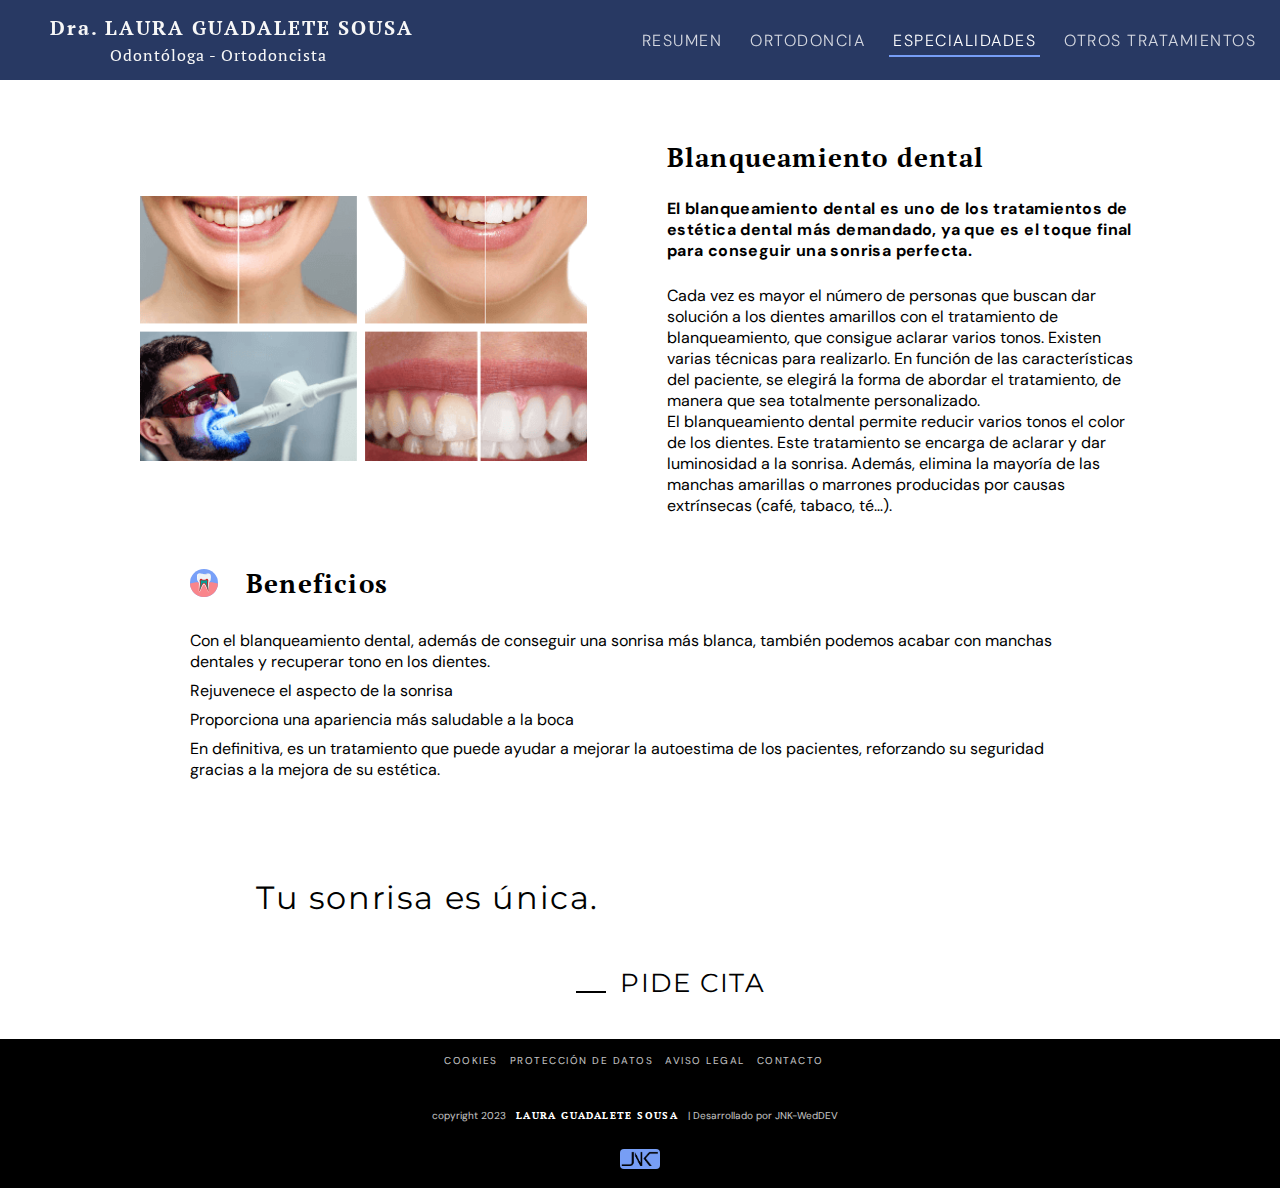
<file: pages/blanqueamiento.html>
<!DOCTYPE html>
<html lang="en">
<head>
    <meta charset="UTF-8">
    <meta name="viewport" content="width=device-width, initial-scale=1.0">
    <meta name="keywrods" content="Dentista Cáceres, ortodoncia, ortodoncia cáceres, ortodoncista, ortodoncia invisible, 
        ortodoncista cáceres, ortodoncia infantil cáceres, Dentista para niños, odontopediatria en cáceres, mejores dentistas en cáceres,
        clínica dental, clínicas dentales en cáceres, endodoncia, endodoncia en cáceres, odontologo, odontologa, odontología en cáceres,
        estética dental, dolor de muelas, encías, dentista de urgencias, urgencias dentales, invisalign cáceres, blanqueamiento dental,
        los mejores blanqueamientos dentales en Cáceres"
    >
    <meta name="description" content="Especialista en ortodoncia invisible y convencional. Experta en estética dentofacial. 
        Las mejores manos para cuidar tu salud bucodental. Tratamientos de odontología general, endodoncia, carillas, empastes. "
    >
    <title>Dra Laura | Odontologa - Ortodoncista - Dentista en Cáceres | Blanqueamiento</title>
    <link rel="preconnect" href="https://fonts.googleapis.com">
    <link rel="preconnect" href="https://fonts.gstatic.com" crossorigin>
    <link
        href="https://fonts.googleapis.com/css2?family=DM+Sans:ital,wght@0,500;0,700;1,400&family=PT+Serif:wght@400;700&display=swap"
        rel="stylesheet">
    <link rel="preconnect" href="https://fonts.googleapis.com">
    <link rel="preconnect" href="https://fonts.gstatic.com" crossorigin>
    <link href="https://fonts.googleapis.com/css2?family=Montserrat:ital,wght@0,100;0,400;1,200&display=swap" rel="stylesheet">
    <link rel="stylesheet" href="../styles/global.css">
    <link rel="stylesheet" href="../styles/indStyles.css">
    <link rel="stylesheet" href="../styles/indMain.css">
    <link rel="stylesheet" href="../styles/pagesStyles.css">
    <link rel="stylesheet" href="../mediaCSS/DraLGS-tablet.css" media="(min-width: 600px)">
    <link rel="stylesheet" href="../mediaCSS/DraLGS-big.css" media="(min-width: 1200px)">
    <link rel="stylesheet" href="../mediaCSS/DraLGS-size-plus.css" media="(min-width: 1900px)">
    <link rel="stylesheet" href="https://unpkg.com/aos@next/dist/aos.css" />
</head>
<body>
    <header>
        <div class="header_menu">
            <h1>Dra. LAURA GUADALETE SOUSA</h1>
            <p>Odontóloga - Ortodoncista</p>
            <div class="menu">
                <span class="line1__bars-menu"></span>
                <span class="line2__bars-menu"></span>
                <span class="line3__bars-menu"></span>
            </div>

            <ul class="forLGS-big">
                <li class="list_item"><a class="nav_link" href="../index.html">Resumen</a></li>
                <li class="list_item">
                    <a class="nav_link" chref="#">Ortodoncia</a>
                    <ul class="link_show LGS-big_show1">
                        <li class="list_item list_sub_item"><a class="nav_sub_list" href="./ortodoncia.html">Invisible</a></li>
                        <li class="list_item list_sub_item"><a class="nav_sub_list" href="./ortodoncia.html#brackets">Convencional</a></li>
                    </ul>
                </li>
                <li class="list_item">
                    <a class="nav_link this_page" chref="#">Especialidades</a>
                    <ul class="link_show LGS-big_show1">
                        <li class="list_item list_sub_item"><a class="nav_sub_list" href="./carillas.html">Carillas</a></li>
                        <li class="list_item list_sub_item"><a class="nav_sub_list" href="./ortodoncia.html">Ortodoncia</a></li>
                        <li class="list_item list_sub_item"><a class="nav_sub_list this_location" href="./blanqueamiento.html">Blanqueamiento</a>
                        </li>
                    </ul>
                </li>
                <li class="list_item">
                    <a class="nav_link" chref="#">Otros Tratamientos</a>
                    <ul class="link_show LGS-big_show1">
                        <li class="list_item list_sub_item"><a class="nav_sub_list" href="./endodoncia.html">Endodoncia</a></li>
                        <li class="list_item list_sub_item"><a class="nav_sub_list" href="./odonto-rest.html">Odontología
                        Restauradora</a></li>
                    </ul>
                </li>
            </ul>
        </div>
        <nav class="nav_menu  nav__menu--click">
            <a class="nav_list" href="../index.html">Dra. Laura Guadalete Sousa</a>
            <ul>
                <li class="list_item">
                    <div class="nav_button list_item--click">
                        <a class="nav_link" chref="#">Ortodoncia</a>
                        <img src="../icons/chevron-down.svg" class="donw-arrow orto" alt="flecha hacia abajo">
                    </div>

                    <ul class="link_show">
                        <li class="list_item list_sub_item"><a class="nav_sub_list" href="./ortodoncia.html">Invisible</a></li>
                        <li class="list_item list_sub_item"><a class="nav_sub_list" href="./ortodoncia.html#brackets">Convencional</a></li>
                    </ul>
                </li>
                <li class="list_item">
                    <div class="nav_button list_item--click">
                        <a class="nav_link this_page" chref="#">Especialidades</a>
                        <img src="../icons/chevron-down.svg" class="donw-arrow orto" alt="flecha hacia abajo">
                    </div>

                    <ul class="link_show">
                        <li class="list_item list_sub_item"><a class="nav_sub_list" href="./carillas.html">Carillas</a></li>
                        <li class="list_item list_sub_item"><a class="nav_sub_list" href="./ortodoncia.html">Ortodoncia</a></li>
                        <li class="list_item list_sub_item"><a class="nav_sub_list this_location" href="./blanqueamiento.html">Blanqueamiento Dental</a>
                        </li>
                    </ul>
                </li>
                <li class="list_item">
                    <div class="nav_button list_item--click">
                        <a class="nav_link" chref="#">Otros Tratamientos</a>
                        <img src="../icons/chevron-down.svg" class="donw-arrow orto" alt="flecha hacia abajo">
                    </div>

                    <ul class="link_show">
                        <li class="list_item list_sub_item"><a class="nav_sub_list" href="./endodoncia.html">Endodoncia</a></li>
                        <li class="list_item list_sub_item"><a class="nav_sub_list" href="./odonto-rest.html">Odontología
                                Restauradora</a></li>
                    </ul>
                </li>
            </ul>
        </nav>
    </header>
    <main>
        <section class="description" id="scrollable">
            <div class="pd_top"></div>
            <div class="flex_big_size">
                <div class="description_image_continer">
                    <img src="../image/blanqueamiento.png" alt="">
                </div>
                <div class="description_text_continer">
                    <h2>Blanqueamiento dental</h2>
                    <h4>El blanqueamiento dental es uno de los tratamientos de estética dental más demandado, ya que 
                        es el toque final para conseguir una sonrisa perfecta.
                    </h4>
                    <p>Cada vez es mayor el número de personas que buscan dar solución a los dientes amarillos con 
                        el tratamiento de blanqueamiento, que consigue aclarar varios tonos. Existen varias técnicas 
                        para realizarlo. En función de las características del paciente, se elegirá la forma de 
                        abordar el tratamiento, de manera que sea totalmente personalizado.
                    </p>
                    <p>
                        El blanqueamiento dental permite reducir varios tonos el color de los dientes. Este 
                        tratamiento se encarga de aclarar y dar luminosidad a la sonrisa. Además, elimina la 
                        mayoría de las manchas amarillas o marrones producidas por causas extrínsecas (café, tabaco, té…).
                    </p>
                </div>
            </div>
            
        </section>
        <section class="benefits">
            <div class="content_tittle_benefist">
                <img src="../icons/beneficios.svg" alt="">
                <h2>Beneficios</h2>
            </div>
            <ul class="text_benefist">
                <li>Con el blanqueamiento dental, además de conseguir una sonrisa más blanca, también podemos 
                    acabar con manchas dentales y recuperar tono en los dientes.
                </li>
                <li>Rejuvenece el aspecto de la sonrisa</li>
                <li>Proporciona una apariencia más saludable a la boca</li>
                <li>En definitiva, es un tratamiento que puede ayudar a mejorar la autoestima de los pacientes, 
                    reforzando su seguridad gracias a la mejora de su estética.
                </li>
            </ul>
        </section>
        <section class="pending_action" >
            <div class="content_action_personal_data">
                <p>Tu sonrisa es única.</p>
                <a href="../index.html#formEmail" class="button_action">
                    <span></span>
                    <p class="color_in_black">PIDE CITA</p>
                </a>
            </div>
        </section>
    </main>


    <footer>
        <div class="footer">
            <div class="content">
                <a href="./cookies.html" >COOKIES</a>
                <a href="./cookies.html#protection" >PROTECCIÓN DE DATOS</a>
                <a href="./cookies.html#aviso" >AVISO LEGAL</a>
                <a href="../index.html#contact" >CONTACTO</a>
            </div>
            <div class="content signature">
                <p>copyright 2023</p>
                <h3>Laura Guadalete Sousa</h3>
                <p> | Desarrollado por JNK-WedDEV</p>
            </div>
            <object data="../icons/jnk.svg" class="jnk" type=""></object>
        </div>

    </footer>


    <script src="../proJS/animateMenu.js"></script>
    <script src="../proJS/ListOfMenu.js"></script>
    <script src="../proJS/orto.js"></script>
    
</body>
</html>
</file>
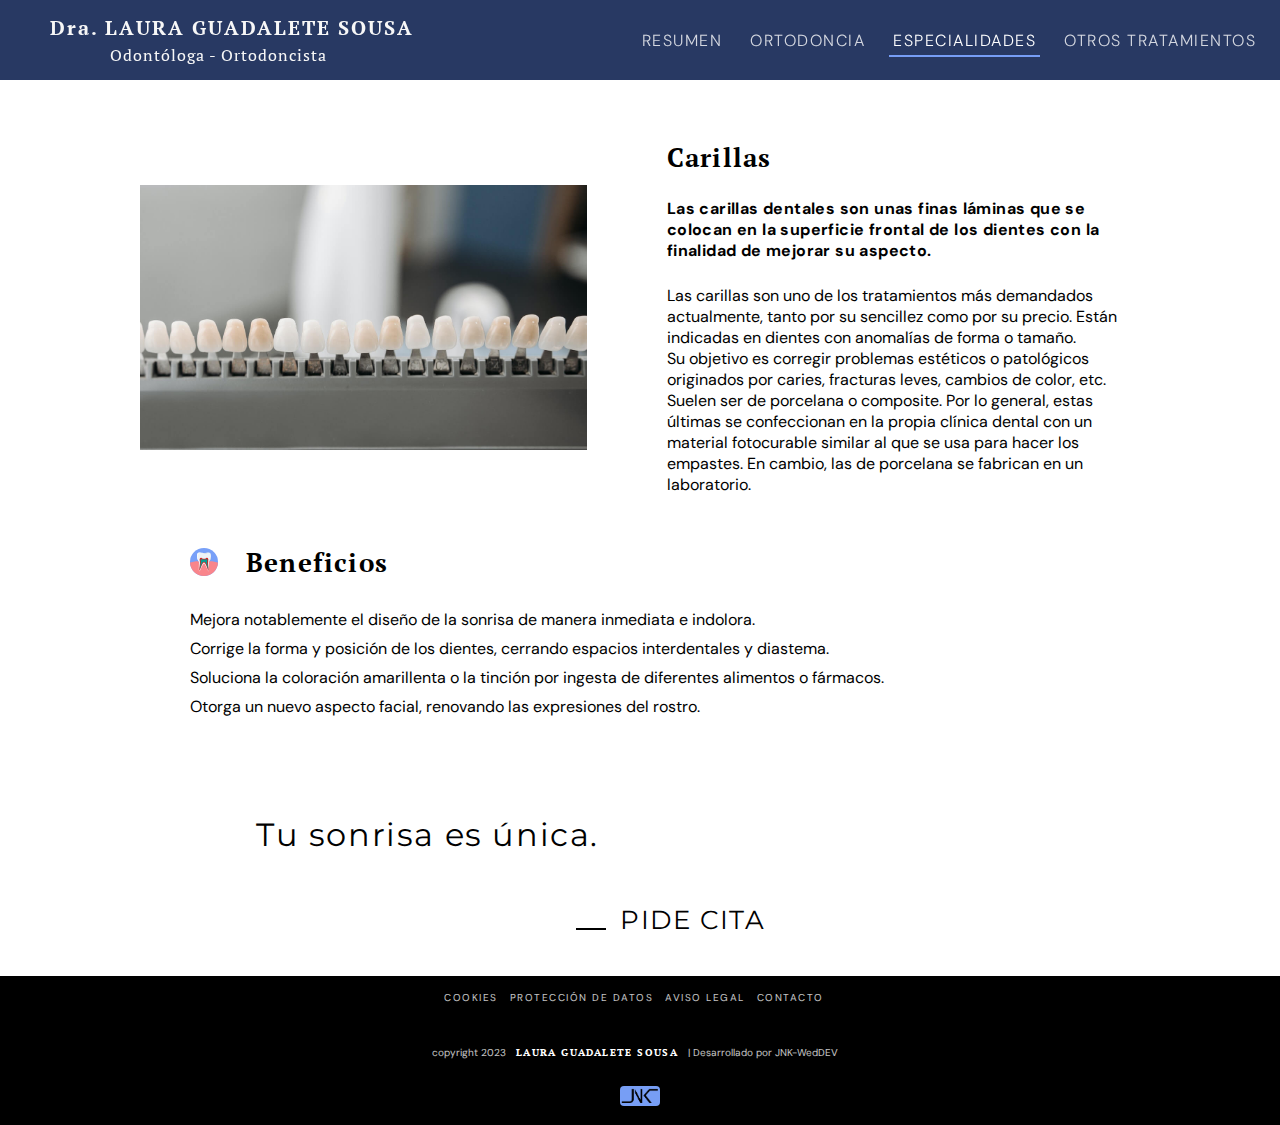
<file: pages/carillas.html>
<!DOCTYPE html>
<html lang="en">
<head>
    <meta charset="UTF-8">
    <meta name="viewport" content="width=device-width, initial-scale=1.0">
    <meta name="keywrods" content="Dentista Cáceres, ortodoncia, ortodoncia cáceres, ortodoncista, ortodoncia invisible, 
        ortodoncista cáceres, ortodoncia infantil cáceres, Dentista para niños, odontopediatria en cáceres, mejores dentistas en cáceres,
        clínica dental, clínicas dentales en cáceres, endodoncia, endodoncia en cáceres, odontologo, odontologa, odontología en cáceres,
        estética dental, dolor de muelas, encías, dentista de urgencias, urgencias dentales, invisalign cáceres, blanqueamiento dental,
        los mejores blanqueamientos dentales en Cáceres"
    >
    <meta name="description" content="Especialista en ortodoncia invisible y convencional. Experta en estética dentofacial. 
        Las mejores manos para cuidar tu salud bucodental. Tratamientos de odontología general, endodoncia, carillas, empastes. "
    >
    <title>Dra Laura | Odontologa - Ortodoncista - Dentista en Cáceres | Carillas</title>
    <link rel="preconnect" href="https://fonts.googleapis.com">
    <link rel="preconnect" href="https://fonts.gstatic.com" crossorigin>
    <link
        href="https://fonts.googleapis.com/css2?family=DM+Sans:ital,wght@0,500;0,700;1,400&family=PT+Serif:wght@400;700&display=swap"
        rel="stylesheet">
    <link rel="preconnect" href="https://fonts.googleapis.com">
    <link rel="preconnect" href="https://fonts.gstatic.com" crossorigin>
    <link href="https://fonts.googleapis.com/css2?family=Montserrat:ital,wght@0,100;0,400;1,200&display=swap" rel="stylesheet">
    <link rel="stylesheet" href="../styles/global.css">
    <link rel="stylesheet" href="../styles/indStyles.css">
    <link rel="stylesheet" href="../styles/indMain.css">
    <link rel="stylesheet" href="../styles/pagesStyles.css">
    <link rel="stylesheet" href="../mediaCSS/DraLGS-tablet.css" media="(min-width: 600px)">
    <link rel="stylesheet" href="../mediaCSS/DraLGS-big.css" media="(min-width: 1200px)">
    <link rel="stylesheet" href="../mediaCSS/DraLGS-size-plus.css" media="(min-width: 1900px)">
    <link rel="stylesheet" href="https://unpkg.com/aos@next/dist/aos.css" />
</head>
<body>
    <header>
        <div class="header_menu">
            <h1>Dra. LAURA GUADALETE SOUSA</h1>
            <p>Odontóloga - Ortodoncista</p>
            <div class="menu">
                <span class="line1__bars-menu"></span>
                <span class="line2__bars-menu"></span>
                <span class="line3__bars-menu"></span>
            </div>

            <ul class="forLGS-big">
                <li class="list_item"><a class="nav_link" href="../index.html">Resumen</a></li>
                <li class="list_item">
                    <a class="nav_link" chref="#">Ortodoncia</a>
                    <ul class="link_show LGS-big_show1">
                        <li class="list_item list_sub_item"><a class="nav_sub_list" href="./ortodoncia.html">Invisible</a></li>
                        <li class="list_item list_sub_item"><a class="nav_sub_list" href="./ortodoncia.html#brackets">Convencional</a></li>
                    </ul>
                </li>
                <li class="list_item">
                    <a class="nav_link this_page" chref="#">Especialidades</a>
                    <ul class="link_show LGS-big_show1">
                        <li class="list_item list_sub_item"><a class="nav_sub_list this_location" href="#">Carillas</a></li>
                        <li class="list_item list_sub_item"><a class="nav_sub_list" href="./ortodoncia.html">Ortodoncia</a></li>
                        <li class="list_item list_sub_item"><a class="nav_sub_list" href="./blanqueamiento.html">Blanqueamiento</a>
                        </li>
                    </ul>
                </li>
                <li class="list_item">
                    <a class="nav_link" chref="#">Otros Tratamientos</a>
                    <ul class="link_show LGS-big_show1">
                        <li class="list_item list_sub_item"><a class="nav_sub_list" href="./endodoncia.html">Endodoncia</a></li>
                        <li class="list_item list_sub_item"><a class="nav_sub_list" href="./odonto-rest.html">Odontología
                        Restauradora</a></li>
                    </ul>
                </li>
            </ul>
        </div>
        <nav class="nav_menu  nav__menu--click">
            <a class="nav_list" href="../index.html">Dra. Laura Guadalete Sousa</a>
            <ul>
                <li class="list_item">
                    <div class="nav_button list_item--click">
                        <a class="nav_link" chref="#">Ortodoncia</a>
                        <img src="../icons/chevron-down.svg" class="donw-arrow orto" alt="flecha hacia abajo">
                    </div>

                    <ul class="link_show">
                        <li class="list_item list_sub_item"><a class="nav_sub_list" href="./ortodoncia.html">Invisible</a></li>
                        <li class="list_item list_sub_item"><a class="nav_sub_list" href="./ortodoncia.html#brackets">Convencional</a></li>
                    </ul>
                </li>
                <li class="list_item">
                    <div class="nav_button list_item--click">
                        <a class="nav_link this_page" chref="#">Especialidades</a>
                        <img src="../icons/chevron-down.svg" class="donw-arrow orto" alt="flecha hacia abajo">
                    </div>

                    <ul class="link_show">
                        <li class="list_item list_sub_item"><a class="nav_sub_list this_location" href="#">Carillas</a></li>
                        <li class="list_item list_sub_item"><a class="nav_sub_list" href="./ortodoncia.html">Ortodoncia</a></li>
                        <li class="list_item list_sub_item"><a class="nav_sub_list" href="./blanqueamiento.html">Blanqueamiento Dental</a>
                        </li>
                    </ul>
                </li>
                <li class="list_item">
                    <div class="nav_button list_item--click">
                        <a class="nav_link" chref="#">Otros Tratamientos</a>
                        <img src="../icons/chevron-down.svg" class="donw-arrow orto" alt="flecha hacia abajo">
                    </div>

                    <ul class="link_show">
                        <li class="list_item list_sub_item"><a class="nav_sub_list" href="./endodoncia.html">Endodoncia</a></li>
                        <li class="list_item list_sub_item"><a class="nav_sub_list" href="./odonto-rest.html">Odontología
                                Restauradora</a></li>
                    </ul>
                </li>
            </ul>
        </nav>
    </header>
    <main>
        <section class="description" id="scrollable">
            <div class="pd_top"></div>
            <div class="flex_big_size">
                <div class="description_image_continer">
                    <img src="../image/carillas.jpg" alt="">
                </div>
                <div class="description_text_continer">
                    <h2>Carillas</h2>
                    <h4>Las carillas dentales son unas finas láminas que se colocan en la superficie frontal de 
                        los dientes con la finalidad de mejorar su aspecto.
                    </h4>
                    <p>Las carillas son uno de los tratamientos más demandados actualmente, tanto por su sencillez 
                        como por su precio. Están indicadas en dientes con anomalías de forma o tamaño. 
                    </p>
                    <p>
                        Su objetivo es corregir problemas estéticos o patológicos originados por caries, 
                        fracturas leves, cambios de color, etc. Suelen ser de porcelana o composite. Por lo general, 
                        estas últimas se confeccionan en la propia clínica dental con un material fotocurable similar 
                        al que se usa para hacer los empastes. En cambio, las de porcelana se fabrican en un laboratorio.
                    </p>
                </div>
            </div>
            
        </section>
        <section class="benefits">
            <div class="content_tittle_benefist">
                <img src="../icons/beneficios.svg" alt="">
                <h2>Beneficios</h2>
            </div>
            <ul class="text_benefist">
                <li>Mejora notablemente el diseño de la sonrisa de manera inmediata e indolora.
                </li>
                <li>Corrige la forma y posición de los dientes, cerrando espacios interdentales y diastema.</li>
                <li>Soluciona la coloración amarillenta o la tinción por ingesta de diferentes alimentos o fármacos.</li>
                <li>Otorga un nuevo aspecto facial, renovando las expresiones del rostro.</li>
            </ul>
        </section>
        <section class="pending_action" >
            <div class="content_action_personal_data">
                <p>Tu sonrisa es única.</p>
                <a href="../index.html#formEmail" class="button_action">
                    <span></span>
                    <p class="color_in_black">PIDE CITA</p>
                </a>
            </div>
        </section>
    </main>

    <footer>
        <div class="footer">
            <div class="content">
                <a href="./cookies.html" >COOKIES</a>
                <a href="./cookies.html#protection" >PROTECCIÓN DE DATOS</a>
                <a href="./cookies.html#aviso" >AVISO LEGAL</a>
                <a href="../index.html#contact" >CONTACTO</a>
            </div>
            <div class="content signature">
                <p>copyright 2023</p>
                <h3>Laura Guadalete Sousa</h3>
                <p> | Desarrollado por JNK-WedDEV</p>
            </div>
            <object data="../icons/jnk.svg" class="jnk" type=""></object>
        </div>

    </footer>


    <script src="../proJS/animateMenu.js"></script>
    <script src="../proJS/ListOfMenu.js"></script>
    <script src="../proJS/orto.js"></script>
    
   
    
</body>
</html>
</file>
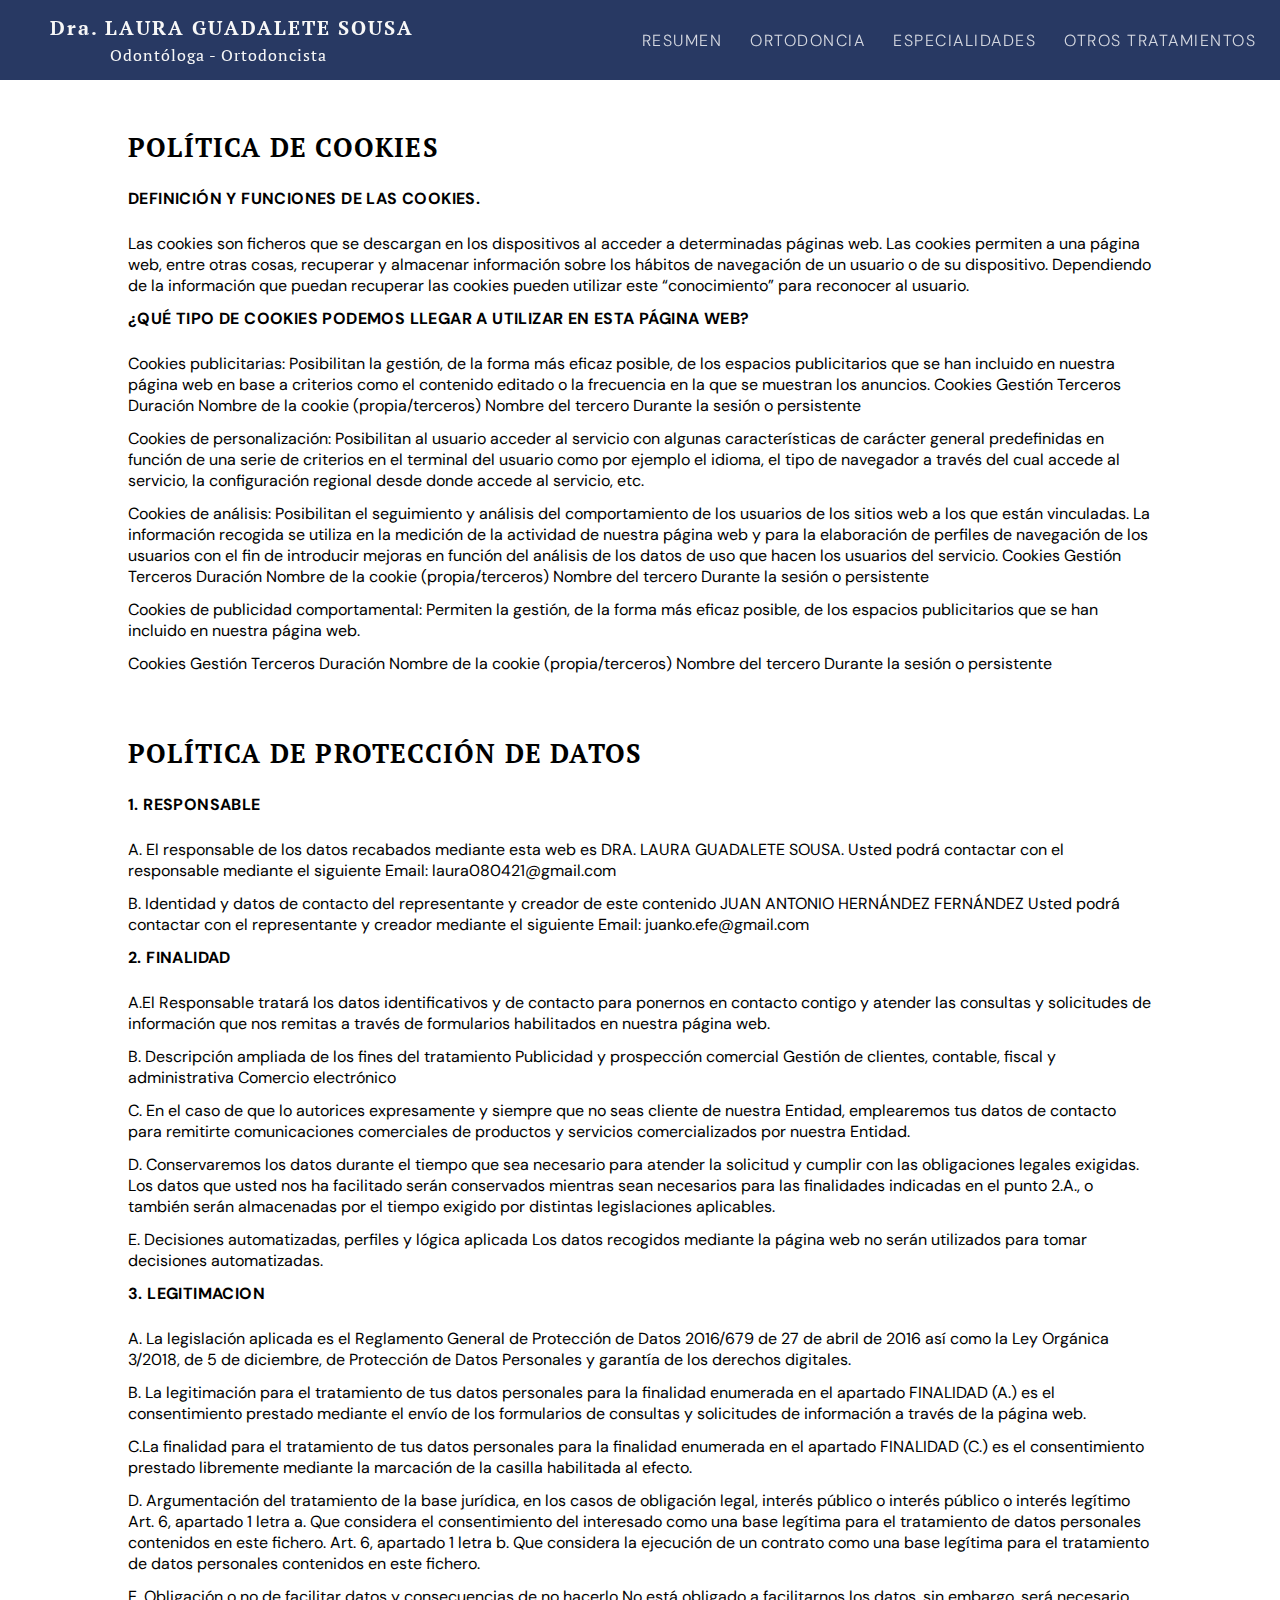
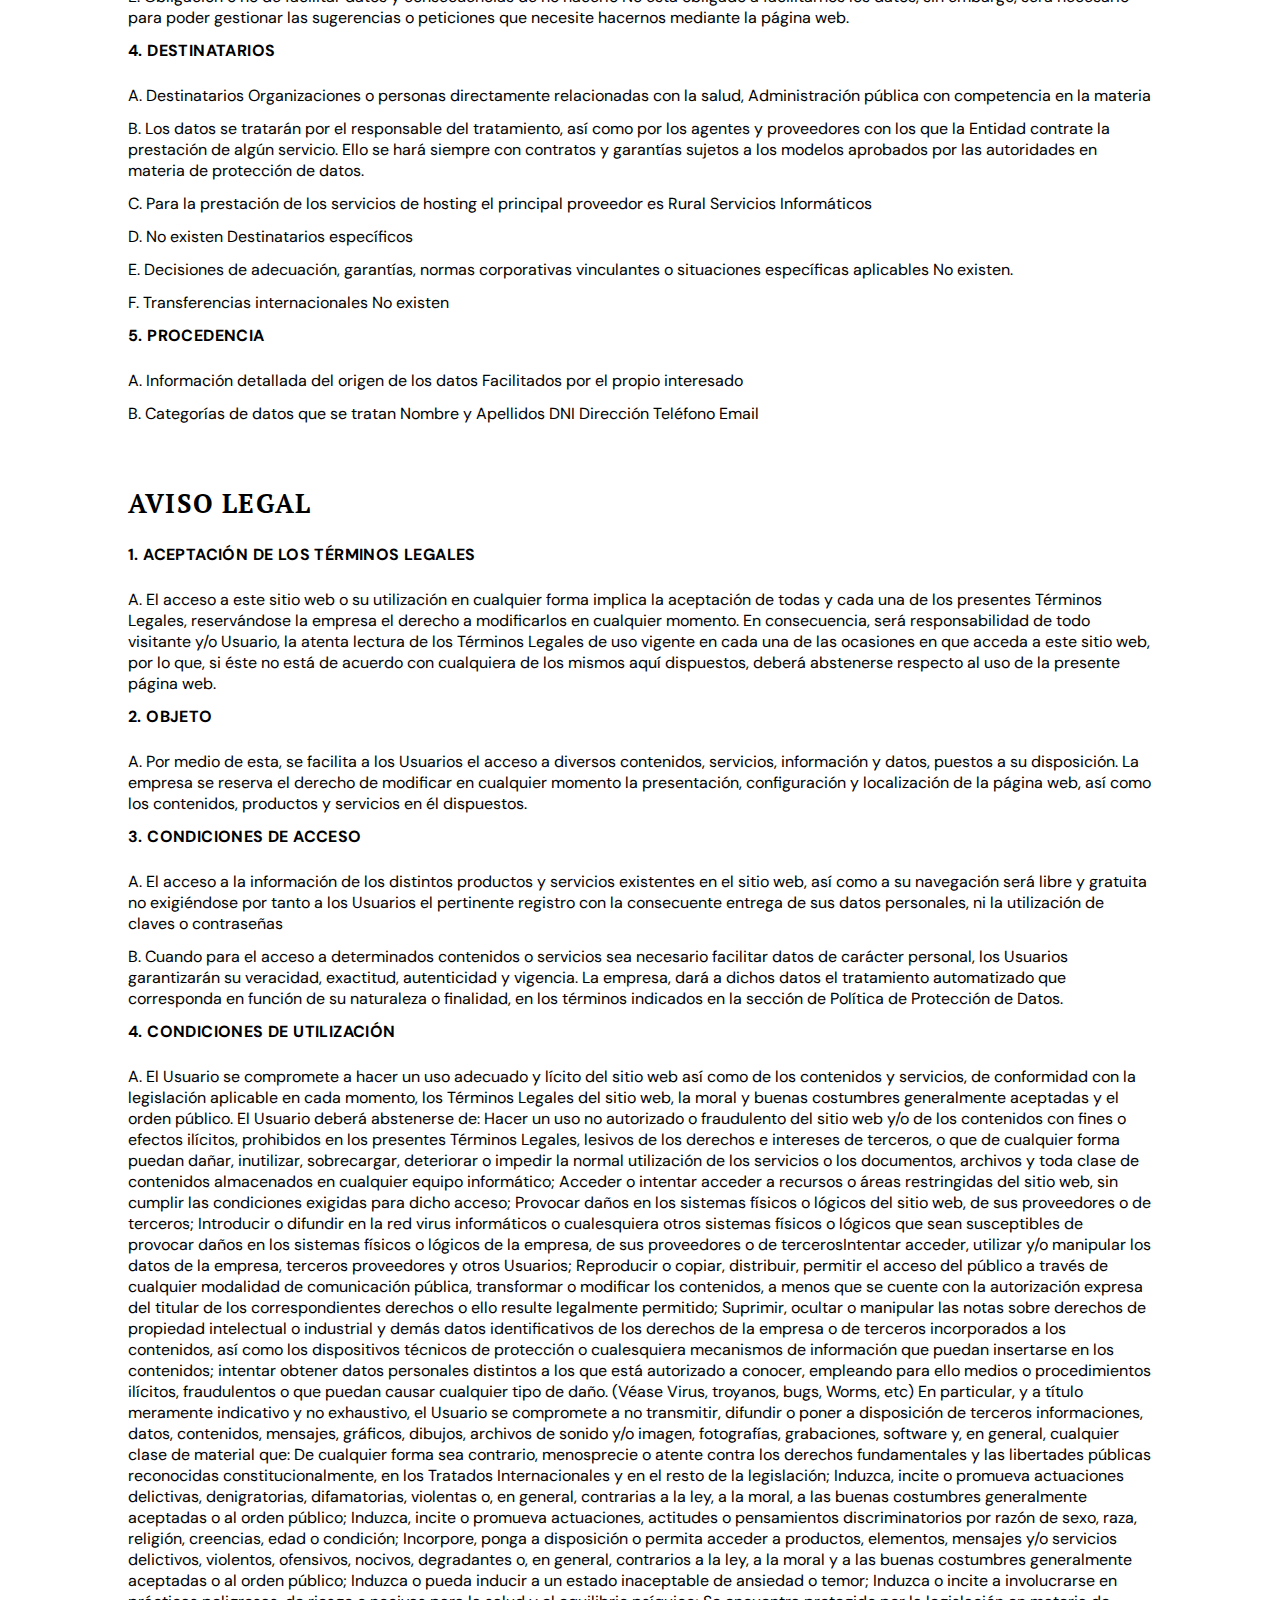
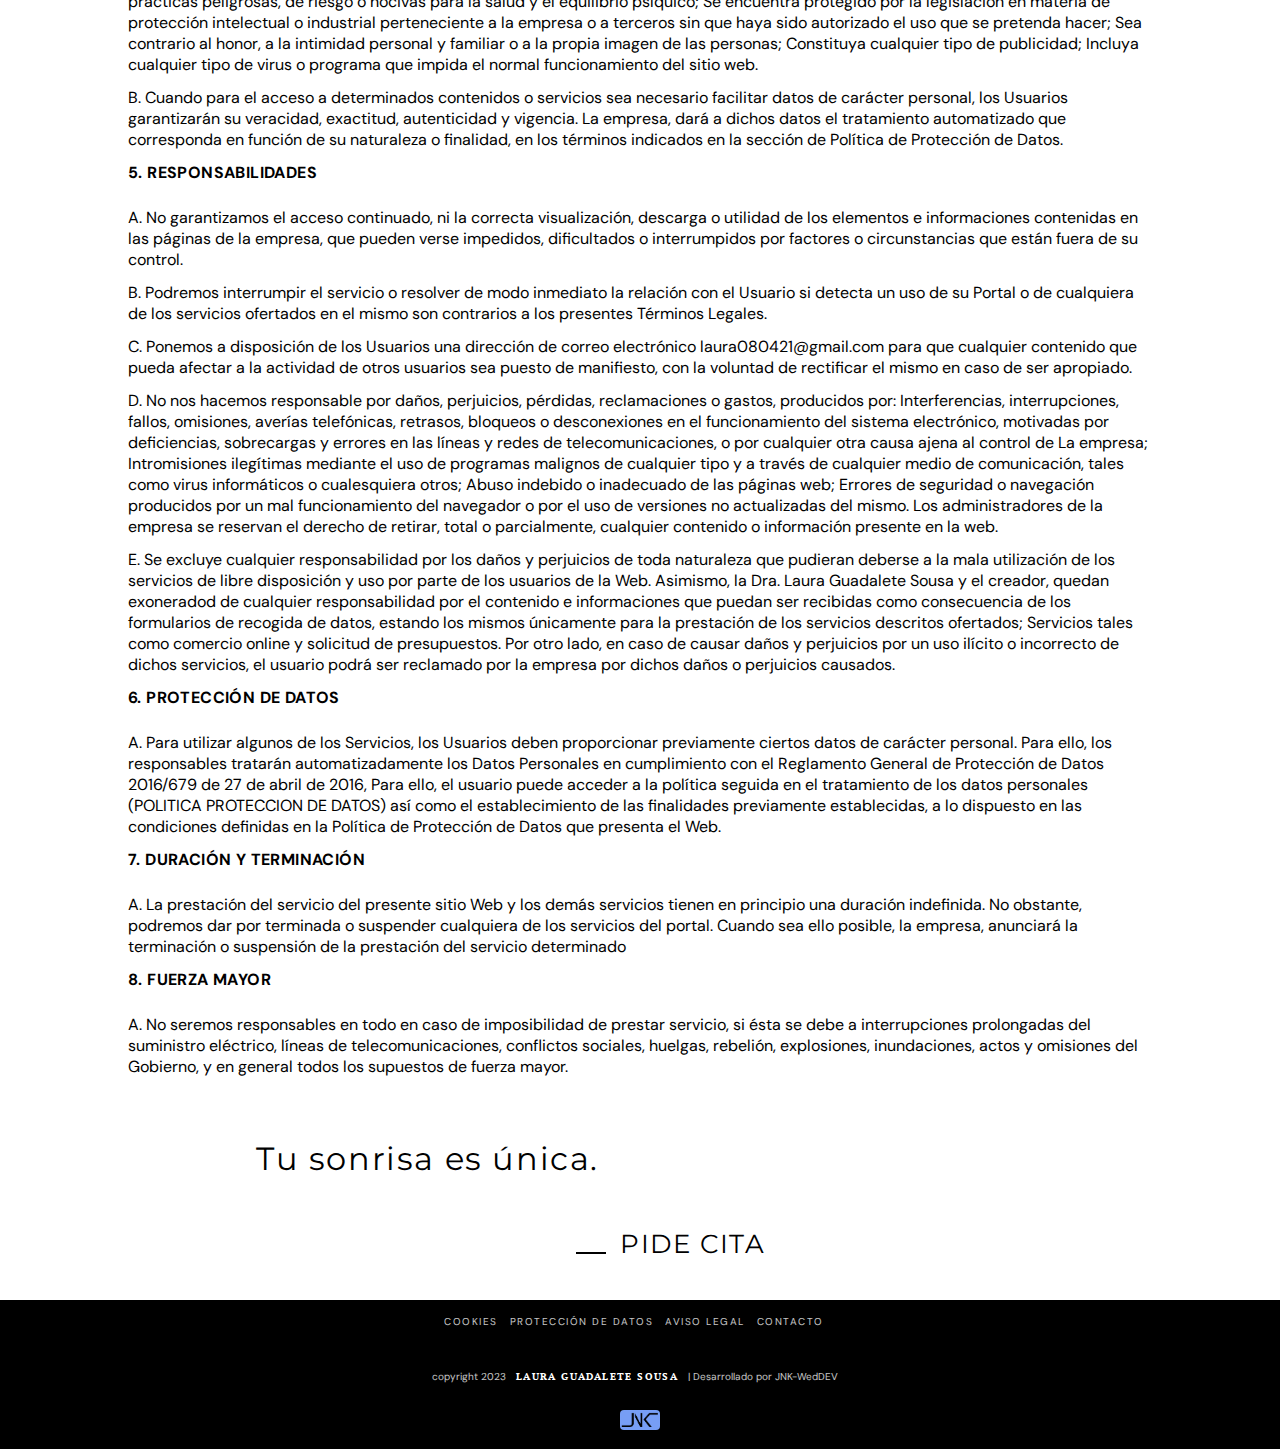
<file: pages/cookies.html>
<!DOCTYPE html>
<html lang="en">
<head>
    <meta charset="UTF-8">
    <meta name="viewport" content="width=device-width, initial-scale=1.0">
    <title>Cookies-Proteccion-Avisos</title>
    <link rel="preconnect" href="https://fonts.googleapis.com">
    <link rel="preconnect" href="https://fonts.gstatic.com" crossorigin>
    <link
        href="https://fonts.googleapis.com/css2?family=DM+Sans:ital,wght@0,500;0,700;1,400&family=PT+Serif:wght@400;700&display=swap"
        rel="stylesheet">
    <link rel="preconnect" href="https://fonts.googleapis.com">
    <link rel="preconnect" href="https://fonts.gstatic.com" crossorigin>
    <link href="https://fonts.googleapis.com/css2?family=Montserrat:ital,wght@0,100;0,400;1,200&display=swap" rel="stylesheet">
    <link rel="stylesheet" href="../styles/global.css">
    <link rel="stylesheet" href="../styles/indStyles.css">
    <link rel="stylesheet" href="../styles/pagesStyles.css">
    <link rel="stylesheet" href="../styles/indMain.css">
    <link rel="stylesheet" href="../mediaCSS/DraLGS-tablet.css" media="(min-width: 600px)">
    <link rel="stylesheet" href="../mediaCSS/DraLGS-big.css" media="(min-width: 1200px)">
    <link rel="stylesheet" href="../mediaCSS/DraLGS-size-plus.css" media="(min-width: 1900px)">
</head>
<body>
    <header>
        <div class="header_menu">
            <h1>Dra. LAURA GUADALETE SOUSA</h1>
            <p>Odontóloga - Ortodoncista</p>
            <div class="menu">
                <span class="line1__bars-menu"></span>
                <span class="line2__bars-menu"></span>
                <span class="line3__bars-menu"></span>
            </div>

            <ul class="forLGS-big">
                <li class="list_item"><a class="nav_link" href="../index.html">Resumen</a></li>
                <li class="list_item">
                    <a class="nav_link" chref="#">Ortodoncia</a>
                    <ul class="link_show LGS-big_show1">
                        <li class="list_item list_sub_item"><a class="nav_sub_list" href="./ortodoncia.html#scrollable">Invisible</a></li>
                        <li class="list_item list_sub_item"><a class="nav_sub_list" href="./ortodoncia.html#brackets">Convencional</a></li>
                    </ul>
                </li>
                <li class="list_item">
                    <a class="nav_link" chref="#">Especialidades</a>
                    <ul class="link_show LGS-big_show1">
                        <li class="list_item list_sub_item"><a class="nav_sub_list" href="./carillas.html">Carillas</a></li>
                        <li class="list_item list_sub_item"><a class="nav_sub_list" href="#">Ortodoncia</a></li>
                        <li class="list_item list_sub_item"><a class="nav_sub_list" href="./blanqueamiento.html">Blanqueamiento</a>
                        </li>
                    </ul>
                </li>
                <li class="list_item">
                    <a class="nav_link" chref="#">Otros Tratamientos</a>
                    <ul class="link_show LGS-big_show1">
                        <li class="list_item list_sub_item"><a class="nav_sub_list" href="./endodoncia.html">Endodoncia</a></li>
                        <li class="list_item list_sub_item"><a class="nav_sub_list" href="./odonto-rest.html">Odontología
                        Restauradora</a></li>
                    </ul>
                </li>
            </ul>
        </div>
        <nav class="nav_menu  nav__menu--click">
            <a class="nav_list" href="../index.html">Dra. Laura Guadalete Sousa</a>
            <ul>
                <li class="list_item">
                    <div class="nav_button list_item--click">
                        <a class="nav_link" chref="#">Ortodoncia</a>
                        <img src="../icons/chevron-down.svg" class="donw-arrow orto" alt="flecha hacia abajo">
                    </div>

                    <ul class="link_show">
                        <li class="list_item list_sub_item"><a class="nav_sub_list" href="./ortodoncia.html#scrollable">Invisible</a></li>
                        <li class="list_item list_sub_item"><a class="nav_sub_list" href="./ortodoncia.html#brackets">Convencional</a></li>
                    </ul>
                </li>
                <li class="list_item">
                    <div class="nav_button list_item--click">
                        <a class="nav_link" chref="#">Especialidades</a>
                        <img src="../icons/chevron-down.svg" class="donw-arrow orto" alt="flecha hacia abajo">
                    </div>

                    <ul class="link_show">
                        <li class="list_item list_sub_item"><a class="nav_sub_list" href="./carillas.html">Carillas</a></li>
                        <li class="list_item list_sub_item"><a class="nav_sub_list" href="#">Ortodoncia</a></li>
                        <li class="list_item list_sub_item"><a class="nav_sub_list" href="./blanqueamiento.html">Blanqueamiento Dental</a>
                        </li>
                    </ul>
                </li>
                <li class="list_item">
                    <div class="nav_button list_item--click">
                        <a class="nav_link" chref="#">Otros Tratamientos</a>
                        <img src="../icons/chevron-down.svg" class="donw-arrow orto" alt="flecha hacia abajo">
                    </div>

                    <ul class="link_show">
                        <li class="list_item list_sub_item"><a class="nav_sub_list" href="./endodoncia.html">Endodoncia</a></li>
                        <li class="list_item list_sub_item"><a class="nav_sub_list" href="./odonto-rest.html">Odontología
                                Restauradora</a></li>
                    </ul>
                </li>
            </ul>
        </nav>
    </header>
    <main>
        <section class="description" id="scrollable">
            <div class="pd_top"></div>

            <div class="description_text_continer for_cookies">
                <h2>POLÍTICA DE COOKIES</h2>
                <h4>DEFINICIÓN Y FUNCIONES DE LAS COOKIES.
                </h4>
                <p>Las cookies son ficheros que se descargan en los dispositivos al acceder a determinadas 
                    páginas web. Las cookies permiten a una página web, entre otras cosas, recuperar y 
                    almacenar información sobre los hábitos de navegación de un usuario o de su dispositivo. 
                    Dependiendo de la información que puedan recuperar las cookies pueden utilizar este 
                    “conocimiento” para reconocer al usuario.
                </p>

                <h4>¿QUÉ TIPO DE COOKIES PODEMOS LLEGAR A UTILIZAR EN ESTA PÁGINA WEB?</h4>
                <P>
                    Cookies publicitarias: Posibilitan la gestión, de la forma más eficaz posible, de los espacios 
                    publicitarios que se han incluido en nuestra página web en base a criterios como el contenido 
                    editado o la frecuencia en la que se muestran los anuncios. Cookies Gestión Terceros Duración 
                    Nombre de la cookie (propia/terceros) Nombre del tercero Durante la sesión o persistente
                </P>
                <p>
                    Cookies de personalización: Posibilitan al usuario acceder al servicio con algunas 
                    características de carácter general predefinidas en función de una serie de criterios 
                    en el terminal del usuario como por ejemplo el idioma, el tipo de navegador a través 
                    del cual accede al servicio, la configuración regional desde donde accede al servicio, etc.
                </p>

                <P>
                    Cookies de análisis: Posibilitan el seguimiento y análisis del comportamiento de los usuarios 
                    de los sitios web a los que están vinculadas. La información recogida se utiliza en la medición 
                    de la actividad de nuestra página web y para la elaboración de perfiles de navegación de los 
                    usuarios con el fin de introducir mejoras en función del análisis de los datos de uso que hacen 
                    los usuarios del servicio. Cookies Gestión Terceros Duración Nombre de la cookie (propia/terceros) 
                    Nombre del tercero Durante la sesión o persistente
                </P>

                <P>
                    Cookies de publicidad comportamental: Permiten la gestión, de la forma más eficaz posible, 
                    de los espacios publicitarios que se han incluido en nuestra página web. 
                </P>
                <P>
                    Cookies Gestión Terceros Duración Nombre de la cookie (propia/terceros) Nombre del tercero 
                    Durante la sesión o persistente 
                </P>
            </div>

            <div class="description_text_continer for_cookies" id="protection">
                <h2>POLÍTICA DE PROTECCIÓN DE DATOS</h2>
                <h4>1. RESPONSABLE</h4>

                <p>A. El responsable de los datos recabados mediante esta web es DRA. LAURA GUADALETE SOUSA.
                    Usted podrá contactar con el responsable mediante el siguiente Email: laura080421@gmail.com
                </p>
                <P>B. Identidad y datos de contacto del representante y creador de este contenido JUAN ANTONIO HERNÁNDEZ FERNÁNDEZ
                    Usted podrá contactar con el representante y creador mediante el siguiente Email: juanko.efe@gmail.com
                </P>

                <h4>2. FINALIDAD</h4>
                <p>A.El Responsable tratará los datos identificativos y de contacto para ponernos en contacto
                    contigo y atender las consultas y solicitudes de información que nos remitas a través de
                    formularios habilitados en nuestra página web. 
                </p>
                
                <p>B. Descripción ampliada de los fines del tratamiento Publicidad y prospección comercial Gestión de clientes, 
                    contable, fiscal y administrativa Comercio electrónico
                </p>
                <p>C. En el caso de que lo autorices expresamente y siempre que no seas cliente de nuestra Entidad,
                    emplearemos tus datos de contacto para remitirte comunicaciones comerciales de productos y
                    servicios comercializados por nuestra Entidad.
                </p>
                <p>
                    D. Conservaremos los datos durante el tiempo que sea necesario para atender la solicitud y cumplir con las obligaciones legales exigidas. Los datos que usted nos ha 
                    facilitado serán conservados mientras sean necesarios para las finalidades indicadas en el punto 2.A., o 
                    también serán almacenadas por el tiempo exigido por distintas legislaciones aplicables.
                </p>
                <p>
                    E. Decisiones automatizadas, perfiles y lógica aplicada Los datos recogidos mediante la página web no serán 
                    utilizados para tomar decisiones automatizadas.
                </p>

                <h4>3. LEGITIMACION</h4>
                <p>
                    A. La legislación aplicada es el Reglamento General de Protección de Datos 2016/679 de 27 de abril de 2016 así como la 
                    Ley Orgánica 3/2018, de 5 de diciembre, de Protección de Datos Personales y garantía de los derechos digitales.
                </p>
                <p>
                    B. La legitimación para el tratamiento de tus datos personales para la finalidad enumerada en el
                    apartado FINALIDAD (A.) es el consentimiento prestado mediante el envío de los formularios de consultas y
                    solicitudes de información a través de la página web.
                </p>
                <p>
                    C.La finalidad para el tratamiento de tus datos personales para la finalidad enumerada en el
                    apartado FINALIDAD (C.) es el consentimiento prestado libremente mediante la marcación de la casilla
                    habilitada al efecto. 
                </p>
                <p>D. Argumentación del tratamiento de la base jurídica, en los casos de obligación legal, interés público o interés 
                    público o interés legítimo Art. 6, apartado 1 letra a. Que considera el consentimiento del interesado como 
                    una base legítima para el tratamiento de datos personales contenidos en este fichero. Art. 6, apartado 1 letra b. 
                    Que considera la ejecución de un contrato como una base legítima para el tratamiento de datos personales 
                    contenidos en este fichero.
                </p>
                <p>E. Obligación o no de facilitar datos y consecuencias de no hacerlo No está obligado a facilitarnos los datos, 
                    sin embargo, será necesario para poder gestionar las sugerencias o peticiones que necesite hacernos mediante 
                    la página web.
                </p>

                <h4>4. DESTINATARIOS</h4>
                <p>A. Destinatarios Organizaciones o personas directamente relacionadas con la salud, Administración pública con 
                    competencia en la materia
                </p>
                <p>B. Los datos se tratarán por el responsable del tratamiento, así como por los agentes y 
                    proveedores con los que la Entidad contrate la prestación de algún servicio. Ello se hará
                    siempre con contratos y garantías sujetos a los modelos aprobados por las autoridades en
                    materia de protección de datos. 
                </p>
                <p>C. Para la prestación de los servicios de hosting el principal proveedor es Rural Servicios
                    Informáticos
                </p>
                <p>D. No existen Destinatarios específicos</p>
                <p>E. Decisiones de adecuación, garantías, normas corporativas vinculantes o situaciones específicas aplicables No existen.</p>
                <p>F. Transferencias internacionales No existen</p>

                <h4>5. PROCEDENCIA</h4>
                <p>A. Información detallada del origen de los datos Facilitados por el propio interesado</p>
                <p>B. Categorías de datos que se tratan Nombre y Apellidos DNI Dirección Teléfono Email</p>
                
            </div>

            <div  class="description_text_continer for_cookies" id="aviso">
                <h2>AVISO LEGAL</h2>
                <h4>
                    1. ACEPTACIÓN DE LOS TÉRMINOS LEGALES
                </h4>
                <p>
                    A. El acceso a este sitio web o su utilización en cualquier forma implica la aceptación de todas y cada una de 
                    los presentes Términos Legales, reservándose la empresa el derecho a modificarlos en cualquier momento. 
                    En consecuencia, será responsabilidad de todo visitante y/o Usuario, la atenta lectura de los Términos Legales 
                    de uso vigente en cada una de las ocasiones en que acceda a este sitio web, por lo que, si éste no está de 
                    acuerdo con cualquiera de los mismos aquí dispuestos, deberá abstenerse respecto al uso de la presente página 
                    web.    
                </p>

                <h4>2. OBJETO</h4>
                <p>
                    A. Por medio de esta, se facilita a los Usuarios el acceso a diversos contenidos, servicios, información y 
                    datos, puestos a su disposición. La empresa se reserva el derecho de modificar en cualquier momento la 
                    presentación, configuración y localización de la página web, así como los contenidos, productos y servicios 
                    en él dispuestos.
                </p>
                
                <h4>3. CONDICIONES DE ACCESO</h4>
                <p>
                    A. El acceso a la información de los distintos productos y servicios existentes en el sitio web, así como 
                    a su navegación será libre y gratuita no exigiéndose por tanto a los Usuarios el pertinente registro con 
                    la consecuente entrega de sus datos personales, ni la utilización de claves o contraseñas
                </p>
                <p>
                    B. Cuando para el acceso a determinados contenidos o servicios sea necesario facilitar datos de carácter 
                    personal, los Usuarios garantizarán su veracidad, exactitud, autenticidad y vigencia. La empresa, dará a 
                    dichos datos el tratamiento automatizado que corresponda en función de su naturaleza o finalidad, en los 
                    términos indicados en la sección de Política de Protección de Datos.
                </p>

                <h4>4. CONDICIONES DE UTILIZACIÓN</h4>
                <p>A. El Usuario se compromete a hacer un uso adecuado y lícito del sitio web así como de los contenidos y 
                    servicios, de conformidad con la legislación aplicable en cada momento, los Términos Legales del sitio web, 
                    la moral y buenas costumbres generalmente aceptadas y el orden público. El Usuario deberá abstenerse de: Hacer 
                    un uso no autorizado o fraudulento del sitio web y/o de los contenidos con fines o efectos ilícitos, 
                    prohibidos en los presentes Términos Legales, lesivos de los derechos e intereses de terceros, o que de 
                    cualquier forma puedan dañar, inutilizar, sobrecargar, deteriorar o impedir la normal utilización de los 
                    servicios o los documentos, archivos y toda clase de contenidos almacenados en cualquier equipo informático; 
                    Acceder o intentar acceder a recursos o áreas restringidas del sitio web, sin cumplir las condiciones exigidas 
                    para dicho acceso; Provocar daños en los sistemas físicos o lógicos del sitio web, de sus proveedores o de 
                    terceros; Introducir o difundir en la red virus informáticos o cualesquiera otros sistemas físicos o lógicos 
                    que sean susceptibles de provocar daños en los sistemas físicos o lógicos de la empresa, de sus proveedores o 
                    de tercerosIntentar acceder, utilizar y/o manipular los datos de la empresa, terceros proveedores y otros
                    Usuarios; Reproducir o copiar, distribuir, permitir el acceso del público a través de cualquier modalidad de 
                    comunicación pública, transformar o modificar los contenidos, a menos que se cuente con la autorización 
                    expresa del titular de los correspondientes derechos o ello resulte legalmente permitido; Suprimir, ocultar o 
                    manipular las notas sobre derechos de propiedad intelectual o industrial y demás datos identificativos de los 
                    derechos de la empresa o de terceros incorporados a los contenidos, así como los dispositivos técnicos de 
                    protección o cualesquiera mecanismos de información que puedan insertarse en los contenidos; intentar obtener 
                    datos personales distintos a los que está autorizado a conocer, empleando para ello medios o procedimientos 
                    ilícitos, fraudulentos o que puedan causar cualquier tipo de daño. (Véase Virus, troyanos, bugs, Worms, etc) 
                    En particular, y a título meramente indicativo y no exhaustivo, el Usuario se compromete a no transmitir, 
                    difundir o poner a disposición de terceros informaciones, datos, contenidos, mensajes, gráficos, dibujos, 
                    archivos de sonido y/o imagen, fotografías, grabaciones, software y, en general, cualquier clase de material 
                    que: De cualquier forma sea contrario, menosprecie o atente contra los derechos fundamentales y las libertades 
                    públicas reconocidas constitucionalmente, en los Tratados Internacionales y en el resto de la legislación; 
                    Induzca, incite o promueva actuaciones delictivas, denigratorias, difamatorias, violentas o, en general, 
                    contrarias a la ley, a la moral, a las buenas costumbres generalmente aceptadas o al orden público; Induzca, 
                    incite o promueva actuaciones, actitudes o pensamientos discriminatorios por razón de sexo, raza, religión, 
                    creencias, edad o condición; Incorpore, ponga a disposición o permita acceder a productos, elementos, mensajes 
                    y/o servicios delictivos, violentos, ofensivos, nocivos, degradantes o, en general, contrarios a la ley, a la 
                    moral y a las buenas costumbres generalmente aceptadas o al orden público; Induzca o pueda inducir a un estado 
                    inaceptable de ansiedad o temor; Induzca o incite a involucrarse en prácticas peligrosas, de riesgo o nocivas 
                    para la salud y el equilibrio psíquico; Se encuentra protegido por la legislación en materia de protección 
                    intelectual o industrial perteneciente a la empresa o a terceros sin que haya sido autorizado el uso que se 
                    pretenda hacer; Sea contrario al honor, a la intimidad personal y familiar o a la propia imagen de las 
                    personas; Constituya cualquier tipo de publicidad; Incluya cualquier tipo de virus o programa que impida el 
                    normal funcionamiento del sitio web.

                </p>
                <p>
                    B. Cuando para el acceso a determinados contenidos o servicios sea necesario facilitar datos de carácter personal, 
                    los Usuarios garantizarán su veracidad, exactitud, autenticidad y vigencia. La empresa, dará a dichos datos el 
                    tratamiento automatizado que corresponda en función de su naturaleza o finalidad, en los términos indicados en 
                    la sección de Política de Protección de Datos.
                </p>

                <h4>5. RESPONSABILIDADES</h4>
                <p>A. No garantizamos el acceso continuado, ni la correcta visualización, descarga o utilidad de los elementos e 
                    informaciones contenidas en las páginas de la empresa, que pueden verse impedidos, dificultados o 
                    interrumpidos por factores o circunstancias que están fuera de su control.
                </p>
                <p>
                    B. Podremos interrumpir el servicio o resolver de modo inmediato la relación con el Usuario si detecta un 
                    uso de su Portal o de cualquiera de los servicios ofertados en el mismo son contrarios a los presentes 
                    Términos Legales.
                </p>
                <p>
                    C. Ponemos a disposición de los Usuarios una dirección de correo electrónico laura080421@gmail.com para que 
                    cualquier contenido que pueda afectar a la actividad de otros usuarios sea puesto de manifiesto, con la 
                    voluntad de rectificar el mismo en caso de ser apropiado.
                </p>
                <p>
                    D. No nos hacemos responsable por daños, perjuicios, pérdidas, reclamaciones o gastos, producidos por: 
                    Interferencias, interrupciones, fallos, omisiones, averías telefónicas, retrasos, bloqueos o desconexiones en 
                    el funcionamiento del sistema electrónico, motivadas por deficiencias, sobrecargas y errores en las líneas y 
                    redes de telecomunicaciones, o por cualquier otra causa ajena al control de La empresa; Intromisiones 
                    ilegítimas mediante el uso de programas malignos de cualquier tipo y a través de cualquier medio de 
                    comunicación, tales como virus informáticos o cualesquiera otros; Abuso indebido o inadecuado de las páginas 
                    web;  Errores de seguridad o navegación producidos por un mal funcionamiento del navegador o por el uso de 
                    versiones no actualizadas del mismo. Los administradores de la empresa se reservan el derecho de retirar, 
                    total o parcialmente, cualquier contenido o información presente en la web.
                </p>
                <p>
                    E. Se excluye cualquier responsabilidad por los daños y perjuicios de toda naturaleza que pudieran deberse a la 
                    mala utilización de los servicios de libre disposición y uso por parte de los usuarios de la Web. Asimismo, 
                    la Dra. Laura Guadalete Sousa y el creador, quedan exoneradod de cualquier responsabilidad por el contenido e 
                    informaciones que puedan ser recibidas como consecuencia de los formularios de recogida de datos, estando los 
                    mismos únicamente para la prestación de los servicios descritos ofertados; Servicios tales como comercio 
                    online y solicitud de presupuestos. Por otro lado, en caso de causar daños y perjuicios por un uso ilícito o 
                    incorrecto de dichos servicios, el usuario podrá ser reclamado por la empresa por dichos daños o perjuicios 
                    causados.
                </p>

                <h4>6. PROTECCIÓN DE DATOS</h4>
                <p>
                    A. Para utilizar algunos de los Servicios, los Usuarios deben proporcionar previamente ciertos datos de carácter personal. 
                    Para ello, los responsables tratarán automatizadamente los Datos Personales en cumplimiento con el Reglamento General de 
                    Protección de Datos 2016/679 de 27 de abril de 2016, Para ello, el usuario puede acceder a la política seguida 
                    en el tratamiento de los datos personales (POLITICA PROTECCION DE DATOS) así como el establecimiento de las 
                    finalidades previamente establecidas, a lo dispuesto en las condiciones definidas en la Política de Protección 
                    de Datos que presenta el Web.
                </p>
                <h4>7. DURACIÓN Y TERMINACIÓN</h4>
                <p>
                    A. La prestación del servicio del presente sitio Web y los demás servicios tienen en principio una duración indefinida. 
                    No obstante, podremos dar por terminada o suspender cualquiera de los servicios del portal. Cuando sea ello 
                    posible, la empresa, anunciará la terminación o suspensión de la prestación del servicio determinado
                </p>
                <h4>8. FUERZA MAYOR</h4>
                <p>
                    A. No seremos responsables en todo en caso de imposibilidad de prestar servicio, si ésta se debe a 
                    interrupciones prolongadas del suministro eléctrico, líneas de telecomunicaciones, conflictos sociales, 
                    huelgas, rebelión, explosiones, inundaciones, actos y omisiones del Gobierno, y en general todos los supuestos 
                    de fuerza mayor.

                </p>
            </div>
        
            
        </section>
        <section class="pending_action" >
            <div class="content_action_personal_data">
                <p>Tu sonrisa es única.</p>
                <a href="../index.html#formEmail" class="button_action">
                    <span></span>
                    <p class="color_in_black">PIDE CITA</p>
                </a>
            </div>
        </section>
    </main>

    <footer>
        <div class="footer">
            <div class="content">
                <a href="./pages/cookies.html" >COOKIES</a>
                <a href="./pages/cookies.html" >PROTECCIÓN DE DATOS</a>
                <a href="./pages/cookies.html" >AVISO LEGAL</a>
                <a href="./pages/cookies.html" >CONTACTO</a> 
            </div>
            <div class="content signature">
                <p>copyright 2023</p>
                <h3>Laura Guadalete Sousa</h3>
                <p> | Desarrollado por JNK-WedDEV</p>
            </div>
            <object data="../icons/jnk.svg" class="jnk" type=""></object>
        </div>

    </footer>

    <script src="../proJS/animateMenu.js"></script>
    <script src="../proJS/ListOfMenu.js"></script>
    <script src="../proJS/orto.js"></script>
</body>
</html>
</file>
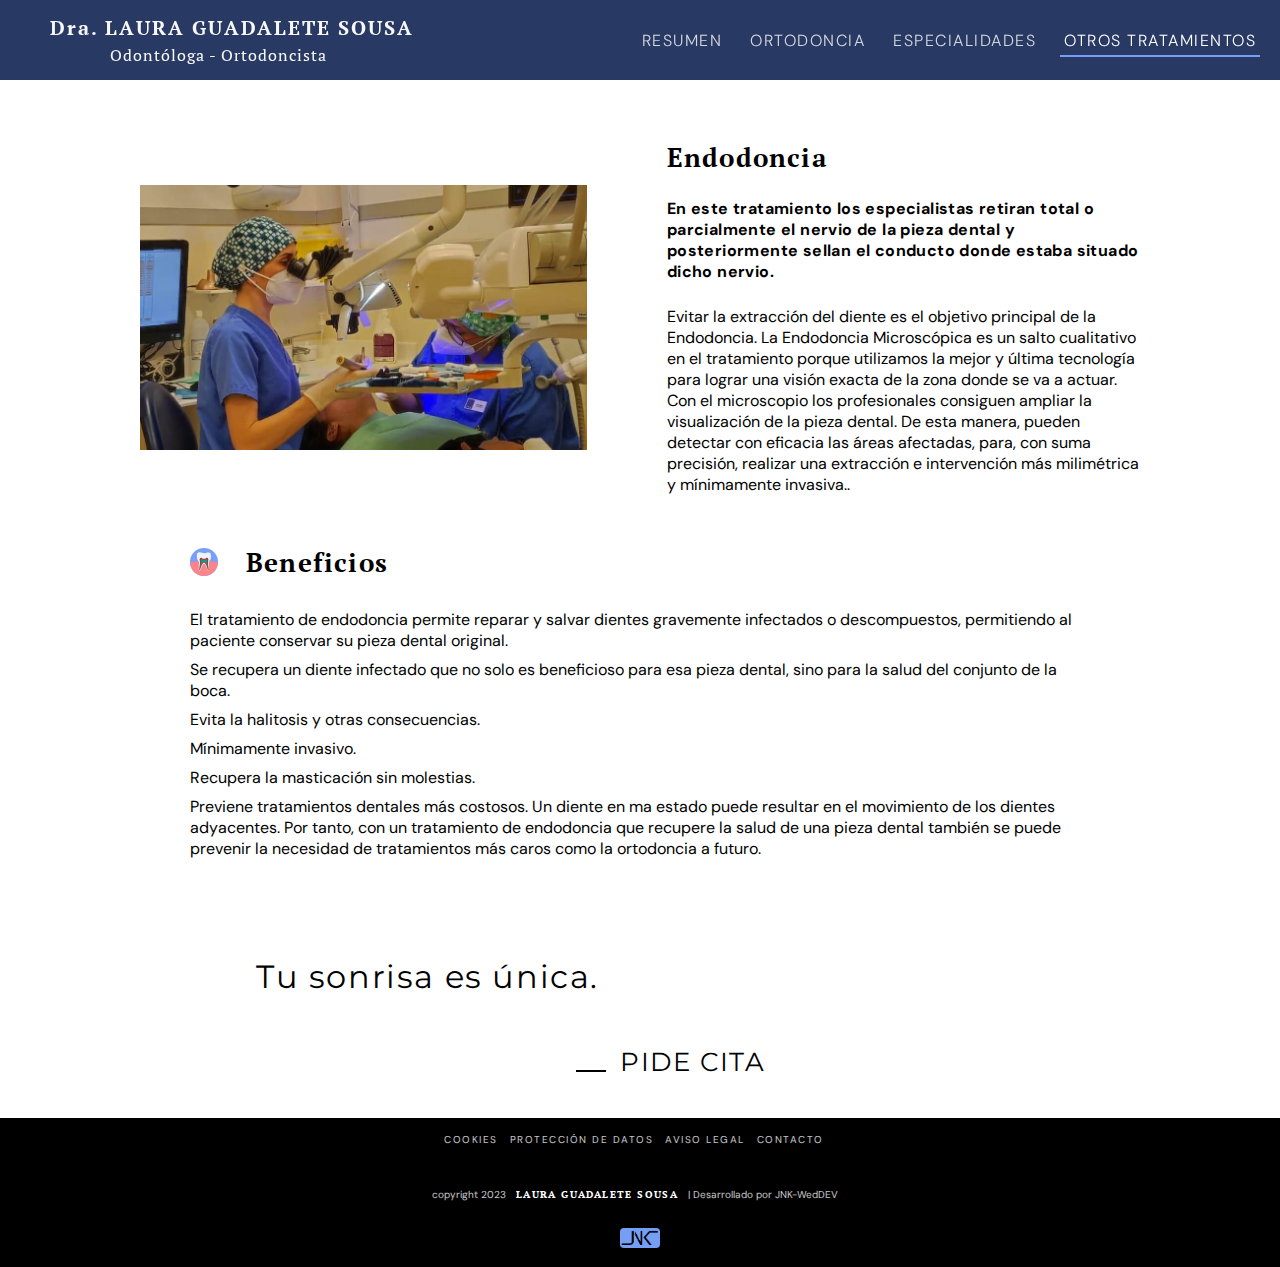
<file: pages/endodoncia.html>
<!DOCTYPE html>
<html lang="en">
<head>
    <meta charset="UTF-8">
    <meta name="viewport" content="width=device-width, initial-scale=1.0">
    <meta name="keywrods" content="Dentista Cáceres, ortodoncia, ortodoncia cáceres, ortodoncista, ortodoncia invisible, 
        ortodoncista cáceres, ortodoncia infantil cáceres, Dentista para niños, odontopediatria en cáceres, mejores dentistas en cáceres,
        clínica dental, clínicas dentales en cáceres, endodoncia, endodoncia en cáceres, odontologo, odontologa, odontología en cáceres,
        estética dental, dolor de muelas, encías, dentista de urgencias, urgencias dentales, invisalign cáceres, blanqueamiento dental,
        los mejores blanqueamientos dentales en Cáceres"
    >
    <meta name="description" content="Especialista en ortodoncia invisible y convencional. Experta en estética dentofacial. 
        Las mejores manos para cuidar tu salud bucodental. Tratamientos de odontología general, endodoncia, carillas, empastes. "
    >
    <title>Dra Laura | Odontologa - Ortodoncista - Dentista en Cáceres | Endodoncia</title>
    <link rel="preconnect" href="https://fonts.googleapis.com">
    <link rel="preconnect" href="https://fonts.gstatic.com" crossorigin>
    <link
        href="https://fonts.googleapis.com/css2?family=DM+Sans:ital,wght@0,500;0,700;1,400&family=PT+Serif:wght@400;700&display=swap"
        rel="stylesheet">
    <link rel="preconnect" href="https://fonts.googleapis.com">
    <link rel="preconnect" href="https://fonts.gstatic.com" crossorigin>
    <link href="https://fonts.googleapis.com/css2?family=Montserrat:ital,wght@0,100;0,400;1,200&display=swap" rel="stylesheet">
    <link rel="stylesheet" href="../styles/global.css">
    <link rel="stylesheet" href="../styles/indStyles.css">
    <link rel="stylesheet" href="../styles/indMain.css">
    <link rel="stylesheet" href="../styles/pagesStyles.css">
    <link rel="stylesheet" href="../mediaCSS/DraLGS-tablet.css" media="(min-width: 600px)">
    <link rel="stylesheet" href="../mediaCSS/DraLGS-big.css" media="(min-width: 1200px)">
    <link rel="stylesheet" href="../mediaCSS/DraLGS-size-plus.css" media="(min-width: 1900px)">
    <link rel="stylesheet" href="https://unpkg.com/aos@next/dist/aos.css" />
</head>
<body>
    <header>
        <div class="header_menu">
            <h1>Dra. LAURA GUADALETE SOUSA</h1>
            <p>Odontóloga - Ortodoncista</p>
            <div class="menu">
                <span class="line1__bars-menu"></span>
                <span class="line2__bars-menu"></span>
                <span class="line3__bars-menu"></span>
            </div>

            <ul class="forLGS-big">
                <li class="list_item"><a class="nav_link" href="../index.html">Resumen</a></li>
                <li class="list_item">
                    <a class="nav_link" chref="#">Ortodoncia</a>
                    <ul class="link_show LGS-big_show1">
                        <li class="list_item list_sub_item"><a class="nav_sub_list" href="./ortodoncia.html">Invisible</a></li>
                        <li class="list_item list_sub_item"><a class="nav_sub_list" href="./ortodoncia.html#brackets">Convencional</a></li>
                    </ul>
                </li>
                <li class="list_item">
                    <a class="nav_link" chref="#">Especialidades</a>
                    <ul class="link_show LGS-big_show1">
                        <li class="list_item list_sub_item"><a class="nav_sub_list" href="#">Carillas</a></li>
                        <li class="list_item list_sub_item"><a class="nav_sub_list" href="./ortodoncia.html">Ortodoncia</a></li>
                        <li class="list_item list_sub_item"><a class="nav_sub_list" href="./blanqueamiento.html">Blanqueamiento</a>
                        </li>
                    </ul>
                </li>
                <li class="list_item">
                    <a class="nav_link this_page" chref="#">Otros Tratamientos</a>
                    <ul class="link_show LGS-big_show1">
                        <li class="list_item list_sub_item"><a class="nav_sub_list this_location" href="./endodoncia.html">Endodoncia</a></li>
                        <li class="list_item list_sub_item"><a class="nav_sub_list" href="./odonto-rest.html">Odontología
                        Restauradora</a></li>
                    </ul>
                </li>
            </ul>
        </div>
        <nav class="nav_menu  nav__menu--click">
            <a class="nav_list" href="../index.html">Dra. Laura Guadalete Sousa</a>
            <ul>
                <li class="list_item">
                    <div class="nav_button list_item--click">
                        <a class="nav_link" chref="#">Ortodoncia</a>
                        <img src="../icons/chevron-down.svg" class="donw-arrow orto" alt="flecha hacia abajo">
                    </div>

                    <ul class="link_show">
                        <li class="list_item list_sub_item"><a class="nav_sub_list" href="./ortodoncia.html">Invisible</a></li>
                        <li class="list_item list_sub_item"><a class="nav_sub_list" href="./ortodoncia.html#brackets">Convencional</a></li>
                    </ul>
                </li>
                <li class="list_item">
                    <div class="nav_button list_item--click">
                        <a class="nav_link" chref="#">Especialidades</a>
                        <img src="../icons/chevron-down.svg" class="donw-arrow orto" alt="flecha hacia abajo">
                    </div>

                    <ul class="link_show">
                        <li class="list_item list_sub_item"><a class="nav_sub_list" href="#">Carillas</a></li>
                        <li class="list_item list_sub_item"><a class="nav_sub_list" href="./ortodoncia.html">Ortodoncia</a></li>
                        <li class="list_item list_sub_item"><a class="nav_sub_list" href="./blanqueamiento.html">Blanqueamiento Dental</a>
                        </li>
                    </ul>
                </li>
                <li class="list_item">
                    <div class="nav_button list_item--click">
                        <a class="nav_link this_page" chref="#">Otros Tratamientos</a>
                        <img src="../icons/chevron-down.svg" class="donw-arrow orto" alt="flecha hacia abajo">
                    </div>

                    <ul class="link_show">
                        <li class="list_item list_sub_item"><a class="nav_sub_list this_location" href="./endodoncia.html">Endodoncia</a></li>
                        <li class="list_item list_sub_item"><a class="nav_sub_list" href="./odonto-rest.html">Odontología
                                Restauradora</a></li>
                    </ul>
                </li>
            </ul>
        </nav>
    </header>
    <main>
        <section class="description" id="scrollable">
            <div class="pd_top"></div>
            <div class="flex_big_size">
                <div class="description_image_continer">
                    <img src="../image/laura_trabajando.jpeg" alt="">
                </div>
                <div class="description_text_continer">
                    <h2>Endodoncia</h2>
                    <h4>En este tratamiento los especialistas retiran total o parcialmente el nervio de la pieza dental y posteriormente sellan 
                        el conducto donde estaba situado dicho nervio.
                    </h4>
                    <p>Evitar la extracción del diente es el objetivo principal de la Endodoncia. La Endodoncia Microscópica es un salto 
                        cualitativo en el tratamiento porque utilizamos la mejor y última tecnología para lograr una visión exacta de la 
                        zona donde se va a actuar. Con el microscopio los profesionales consiguen ampliar la visualización de la pieza 
                        dental. De esta manera, pueden detectar con eficacia las áreas afectadas, para, con suma precisión, realizar una 
                        extracción e intervención más milimétrica y mínimamente invasiva..
                    </p>
                   
                </div>
            </div>
            
        </section>
        <section class="benefits">
            <div class="content_tittle_benefist">
                <img src="../icons/beneficios.svg" alt="">
                <h2>Beneficios</h2>
            </div>
            <ul class="text_benefist">
                <li>El tratamiento de endodoncia permite reparar y salvar dientes gravemente infectados o 
                    descompuestos, permitiendo al paciente conservar su pieza dental original.
                </li>
                <li>Se recupera un diente infectado que no solo es beneficioso 
                    para esa pieza dental, sino para la salud del conjunto de la boca.
                </li>
                <li>Evita la halitosis y otras consecuencias.</li>
                <li>Mínimamente invasivo.</li>
                <li>Recupera la masticación sin molestias.</li>
                <li>Previene tratamientos dentales más costosos. Un diente en ma estado puede resultar en el movimiento
                    de los dientes adyacentes. Por tanto, con un tratamiento de endodoncia que recupere la salud de 
                    una pieza dental también se puede prevenir la necesidad de tratamientos más caros como la 
                    ortodoncia a futuro.
                </li>
            </ul>
        </section>
        <section class="pending_action" >
            <div class="content_action_personal_data">
                <p>Tu sonrisa es única.</p>
                <a href="../index.html#formEmail" class="button_action">
                    <span></span>
                    <p class="color_in_black">PIDE CITA</p>
                </a>
            </div>
        </section>
    </main>


    <footer>
        <div class="footer">
            <div class="content">
                <a href="./cookies.html" >COOKIES</a>
                <a href="./cookies.html#protection" >PROTECCIÓN DE DATOS</a>
                <a href="./cookies.html#aviso" >AVISO LEGAL</a>
                <a href="../index.html#contact" >CONTACTO</a>
            </div>
            <div class="content signature">
                <p>copyright 2023</p>
                <h3>Laura Guadalete Sousa</h3>
                <p> | Desarrollado por JNK-WedDEV</p>
            </div>
            <object data="../icons/jnk.svg" class="jnk" type=""></object>
        </div>

    </footer>


    <script src="../proJS/animateMenu.js"></script>
    <script src="../proJS/ListOfMenu.js"></script>
    <script src="../proJS/orto.js"></script>
    
</body>
</html>
</file>
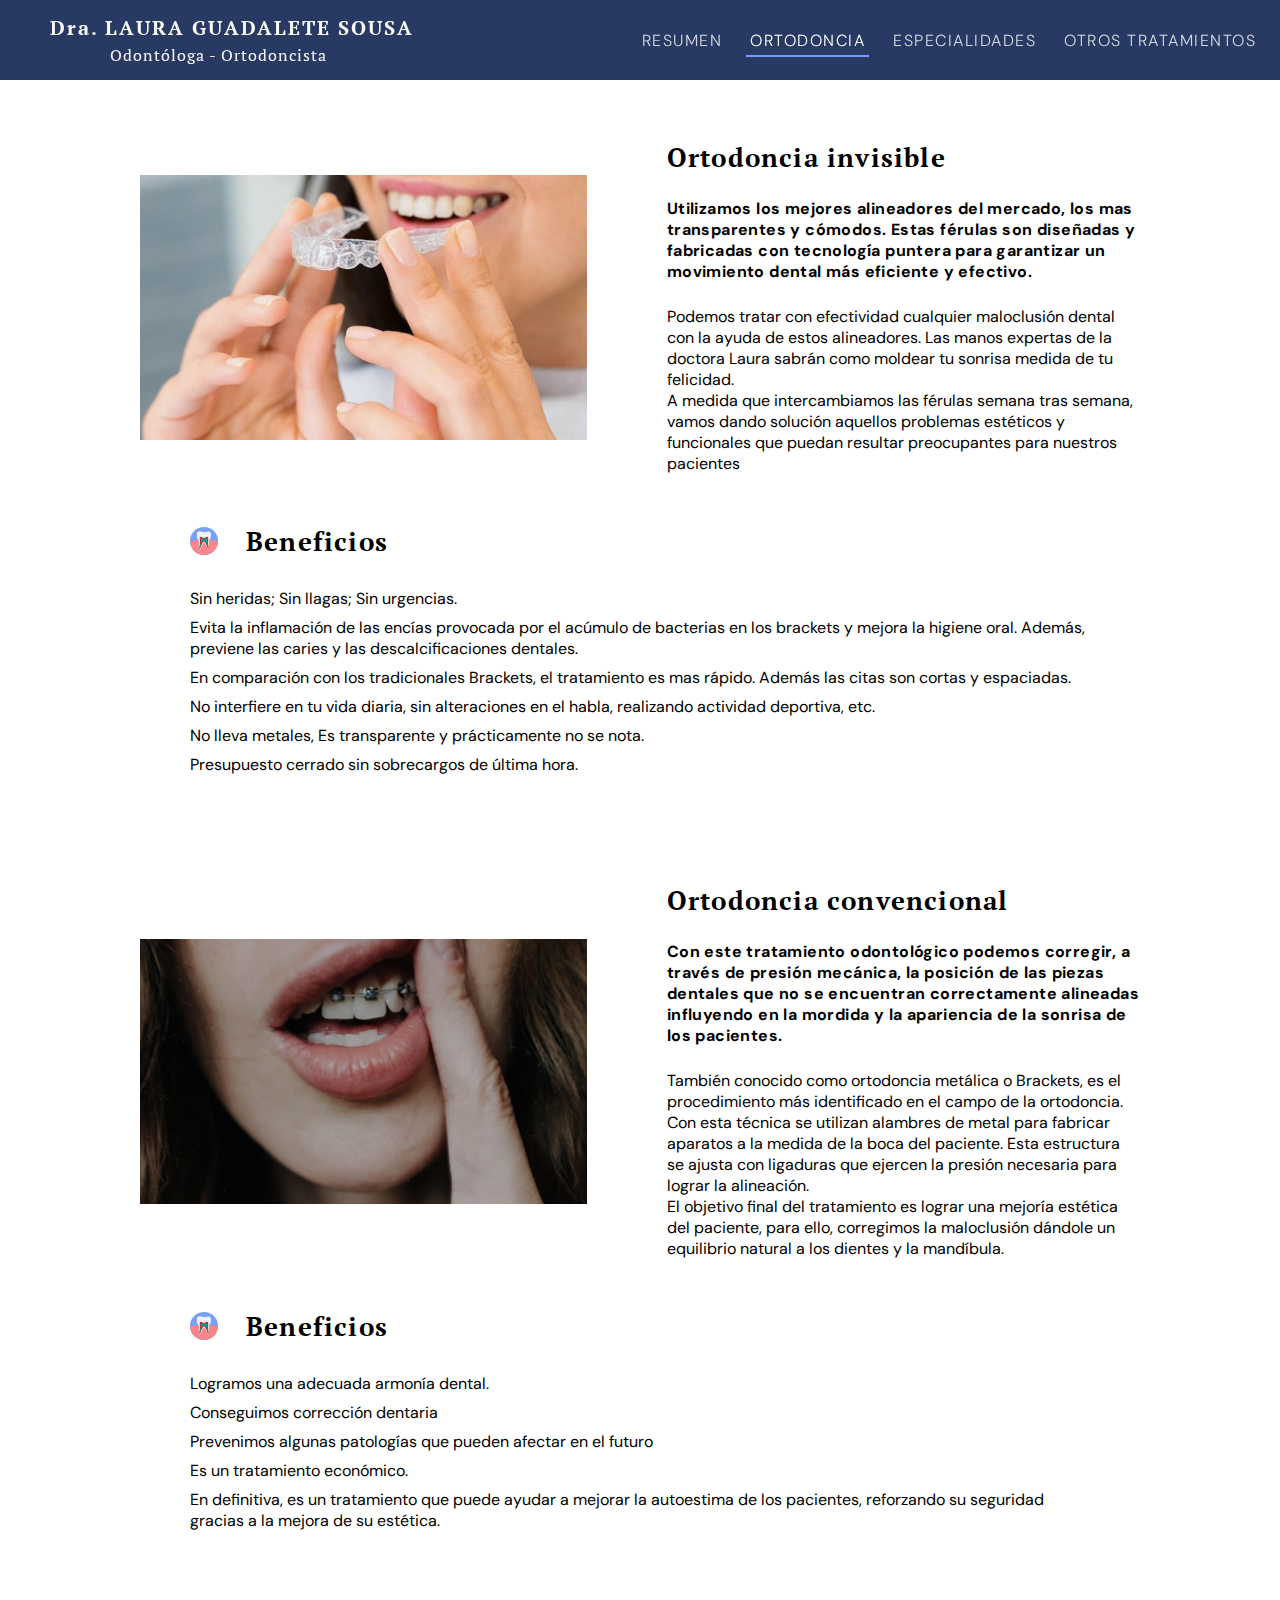
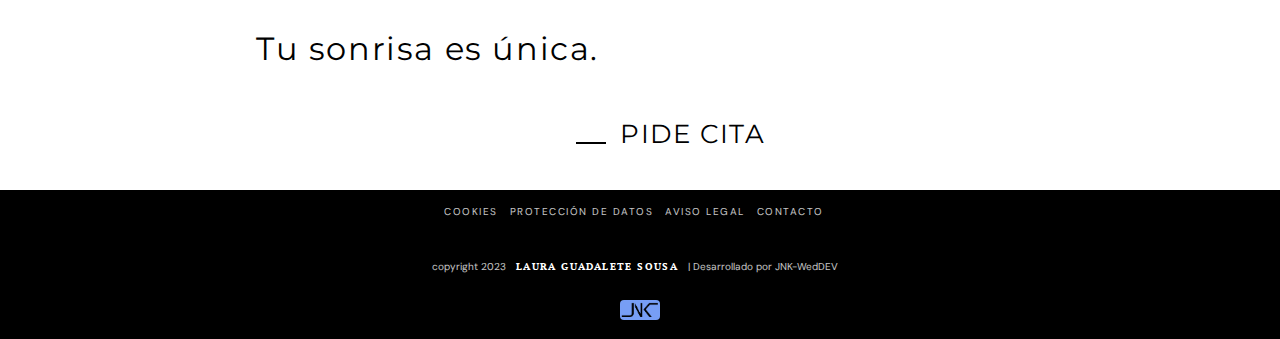
<file: pages/ortodoncia.html>
<!DOCTYPE html>
<html lang="en">
<head>
    <meta charset="UTF-8">
    <meta name="viewport" content="width=device-width, initial-scale=1.0">
    <meta name="keywrods" content="Dentista Cáceres, ortodoncia, ortodoncia cáceres, ortodoncista, ortodoncia invisible, 
        ortodoncista cáceres, ortodoncia infantil cáceres, Dentista para niños, odontopediatria en cáceres, mejores dentistas en cáceres,
        clínica dental, clínicas dentales en cáceres, endodoncia, endodoncia en cáceres, odontologo, odontologa, odontología en cáceres,
        estética dental, dolor de muelas, encías, dentista de urgencias, urgencias dentales, invisalign cáceres, blanqueamiento dental,
        los mejores blanqueamientos dentales en Cáceres"
    >
    <meta name="description" content="Especialista en ortodoncia invisible y convencional. Experta en estética dentofacial. 
        Las mejores manos para cuidar tu salud bucodental. Tratamientos de odontología general, endodoncia, carillas, empastes. "
    >
    <title>Dra Laura | Odontologa - Ortodoncista - Dentista en Cáceres | Ortodoncia</title>
    <link rel="preconnect" href="https://fonts.googleapis.com">
    <link rel="preconnect" href="https://fonts.gstatic.com" crossorigin>
    <link
        href="https://fonts.googleapis.com/css2?family=DM+Sans:ital,wght@0,500;0,700;1,400&family=PT+Serif:wght@400;700&display=swap"
        rel="stylesheet">
    <link rel="preconnect" href="https://fonts.googleapis.com">
    <link rel="preconnect" href="https://fonts.gstatic.com" crossorigin>
    <link href="https://fonts.googleapis.com/css2?family=Montserrat:ital,wght@0,100;0,400;1,200&display=swap" rel="stylesheet">
    <link rel="stylesheet" href="../styles/global.css">
    <link rel="stylesheet" href="../styles/indStyles.css">
    <link rel="stylesheet" href="../styles/pagesStyles.css">
    <link rel="stylesheet" href="../styles/indMain.css">
    <link rel="stylesheet" href="../mediaCSS/DraLGS-tablet.css" media="(min-width: 600px)">
    <link rel="stylesheet" href="../mediaCSS/DraLGS-big.css" media="(min-width: 1200px)">
    <link rel="stylesheet" href="../mediaCSS/DraLGS-size-plus.css" media="(min-width: 1900px)">
    <link rel="stylesheet" href="https://unpkg.com/aos@next/dist/aos.css" />
</head>
<body>
    <header>
        <div class="header_menu">
            <h1>Dra. LAURA GUADALETE SOUSA</h1>
            <p>Odontóloga - Ortodoncista</p>
            <div class="menu">
                <span class="line1__bars-menu"></span>
                <span class="line2__bars-menu"></span>
                <span class="line3__bars-menu"></span>
            </div>

            <ul class="forLGS-big">
                <li class="list_item"><a class="nav_link" href="../index.html">Resumen</a></li>
                <li class="list_item">
                    <a class="nav_link this_page" chref="#">Ortodoncia</a>
                    <ul class="link_show LGS-big_show1">
                        <li class="list_item list_sub_item"><a class="nav_sub_list" href="./ortodoncia.html#scrollable">Invisible</a></li>
                        <li class="list_item list_sub_item"><a class="nav_sub_list" href="./ortodoncia.html#brackets">Convencional</a></li>
                    </ul>
                </li>
                <li class="list_item">
                    <a class="nav_link" chref="#">Especialidades</a>
                    <ul class="link_show LGS-big_show1">
                        <li class="list_item list_sub_item"><a class="nav_sub_list" href="./carillas.html">Carillas</a></li>
                        <li class="list_item list_sub_item"><a class="nav_sub_list this_location" href="#">Ortodoncia</a></li>
                        <li class="list_item list_sub_item"><a class="nav_sub_list" href="./blanqueamiento.html">Blanqueamiento</a>
                        </li>
                    </ul>
                </li>
                <li class="list_item">
                    <a class="nav_link" chref="#">Otros Tratamientos</a>
                    <ul class="link_show LGS-big_show1">
                        <li class="list_item list_sub_item"><a class="nav_sub_list" href="./endodoncia.html">Endodoncia</a></li>
                        <li class="list_item list_sub_item"><a class="nav_sub_list" href="./odonto-rest.html">Odontología
                        Restauradora</a></li>
                    </ul>
                </li>
            </ul>
        </div>
        <nav class="nav_menu  nav__menu--click">
            <a class="nav_list" href="../index.html">Dra. Laura Guadalete Sousa</a>
            <ul>
                <li class="list_item">
                    <div class="nav_button list_item--click">
                        <a class="nav_link this_page" chref="#">Ortodoncia</a>
                        <img src="../icons/chevron-down.svg" class="donw-arrow orto" alt="flecha hacia abajo">
                    </div>

                    <ul class="link_show">
                        <li class="list_item list_sub_item"><a class="nav_sub_list" href="./ortodoncia.html#scrollable">Invisible</a></li>
                        <li class="list_item list_sub_item"><a class="nav_sub_list" href="./ortodoncia.html#brackets">Convencional</a></li>
                    </ul>
                </li>
                <li class="list_item">
                    <div class="nav_button list_item--click">
                        <a class="nav_link" chref="#">Especialidades</a>
                        <img src="../icons/chevron-down.svg" class="donw-arrow orto" alt="flecha hacia abajo">
                    </div>

                    <ul class="link_show">
                        <li class="list_item list_sub_item"><a class="nav_sub_list" href="./carillas.html">Carillas</a></li>
                        <li class="list_item list_sub_item"><a class="nav_sub_list this_location" href="#">Ortodoncia</a></li>
                        <li class="list_item list_sub_item"><a class="nav_sub_list" href="./blanqueamiento.html">Blanqueamiento Dental</a>
                        </li>
                    </ul>
                </li>
                <li class="list_item">
                    <div class="nav_button list_item--click">
                        <a class="nav_link" chref="#">Otros Tratamientos</a>
                        <img src="../icons/chevron-down.svg" class="donw-arrow orto" alt="flecha hacia abajo">
                    </div>

                    <ul class="link_show">
                        <li class="list_item list_sub_item"><a class="nav_sub_list" href="./endodoncia.html">Endodoncia</a></li>
                        <li class="list_item list_sub_item"><a class="nav_sub_list" href="./odonto-rest.html">Odontología
                                Restauradora</a></li>
                    </ul>
                </li>
            </ul>
        </nav>
    </header>
    <main>
        <section class="description" id="scrollable">
            <div class="pd_top"></div>
            <div class="flex_big_size">
                <div class="description_image_continer">
                    <img src="../image/aligner.jpg" alt="">
                </div>
                <div class="description_text_continer">
                    <h2>Ortodoncia invisible</h2>
                    <h4>Utilizamos los mejores alineadores del mercado, los mas transparentes y cómodos. Estas 
                        férulas son diseñadas y fabricadas con tecnología puntera para garantizar un movimiento 
                        dental más eficiente y efectivo.
                    </h4>
                    <p>Podemos tratar con efectividad cualquier maloclusión dental con la ayuda de estos alineadores. 
                        Las manos expertas de la doctora Laura sabrán como moldear tu sonrisa medida de tu felicidad.
                    </p>
                    <p>
                        A medida que intercambiamos las férulas semana tras semana, vamos dando solución aquellos 
                        problemas estéticos y funcionales que puedan resultar preocupantes para nuestros pacientes
                    </p>
                </div>
            </div>
            
        </section>
        <section class="benefits">
            <div class="content_tittle_benefist">
                <img src="../icons/beneficios.svg" alt="">
                <h2>Beneficios</h2>
            </div>
            <ul class="text_benefist">
                <li>Sin heridas; Sin llagas; Sin urgencias.</li>
                <li>Evita la inflamación de las encías provocada por el acúmulo de bacterias en los brackets y mejora
                    la higiene oral. Además, previene las caries y las descalcificaciones dentales.
                </li>
                <li>En comparación con los tradicionales Brackets, el tratamiento es mas rápido. Además las citas 
                    son cortas y espaciadas.
                </li>
                <li>No interfiere en tu vida diaria, sin alteraciones en el habla, realizando actividad deportiva, etc.</li>
                <li>No lleva metales, Es transparente y prácticamente no se nota.</li>
                <li>Presupuesto cerrado sin sobrecargos de última hora.</li>

            </ul>
        </section>

        <section class="description conventional_orto" id="brackets">
            <div class="flex_big_size">
                <div class="description_image_continer">
                    <img src="../image/orto-convencional.jpg" alt="">
                </div>
                <div class="description_text_continer">
                    <h2>Ortodoncia convencional</h2>
                    <h4>Con este tratamiento odontológico podemos corregir, a través de presión mecánica, 
                        la posición de las piezas dentales que no se encuentran correctamente alineadas influyendo 
                        en la mordida y la apariencia de la sonrisa de los pacientes.
                    </h4>
                    <p>También conocido como ortodoncia metálica o Brackets, es el procedimiento más identificado 
                        en el campo de la ortodoncia. Con esta técnica se utilizan alambres de metal para fabricar 
                        aparatos a la medida de la boca del paciente. Esta estructura se ajusta con ligaduras que 
                        ejercen la presión necesaria para lograr la alineación.
                    </p>
                    <p>
                        El objetivo final del tratamiento es lograr una mejoría estética del paciente, para ello, 
                        corregimos la maloclusión dándole un equilibrio natural a los dientes y la mandíbula.
                    </p>
                </div>
            </div>
           
        </section>
        <section class="benefits">
            <div class="content_tittle_benefist">
                <img src="../icons/beneficios.svg" alt="">
                <h2>Beneficios</h2>
            </div>
            <ul class="text_benefist">
                <li>Logramos una adecuada armonía dental.</li>
                <li>Conseguimos corrección dentaria</li>
                <li>Prevenimos algunas patologías que pueden afectar en el futuro</li>
                <li>Es un tratamiento económico.
                </li>
                <li>En definitiva, es un tratamiento 
                    que puede ayudar a mejorar la autoestima de los pacientes, reforzando 
                    su seguridad gracias a la mejora de su estética.
                </li>
            </ul>
        </section>
        <section class="pending_action" >
            <div class="content_action_personal_data">
                <p>Tu sonrisa es única.</p>
                <a href="../index.html#formEmail" class="button_action">
                    <span></span>
                    <p class="color_in_black">PIDE CITA</p>
                </a>
            </div>
        </section>
    </main>

    <footer>
        <div class="footer">
            <div class="content">
                <a href="./cookies.html" >COOKIES</a>
                <a href="./cookies.html#protection" >PROTECCIÓN DE DATOS</a>
                <a href="./cookies.html#aviso" >AVISO LEGAL</a>
                <a href="../index.html#contact" >CONTACTO</a>
            </div>
            <div class="content signature">
                <p>copyright 2023</p>
                <h3>Laura Guadalete Sousa</h3>
                <p> | Desarrollado por JNK-WedDEV</p>
            </div>
            <object data="../icons/jnk.svg" class="jnk" type=""></object>
        </div>

    </footer>


    <script src="../proJS/animateMenu.js"></script>
    <script src="../proJS/ListOfMenu.js"></script>
    <script src="../proJS/orto.js"></script>
    <script src="https://unpkg.com/aos@next/dist/aos.js"></script>
    <script>
        AOS.init();
    </script>
    
</body>
</html>
</file>
<file: styles/global.css>
:root {
    --total_black: #000000;
    --soft-grey: #F7F7F7;
    --dow_green-text: #FFFFFF;	
    --silver: #ebe8e8;
    --silver_strong: #c0c0cc;
    --silve_transparent: rgba(192, 192, 192, 0.16);
    --sub_orange:  rgba(227, 179, 83);
    /* --sub_pink:  #eda2d0fc; */
    --sub_pink:  #78a0f8fc;
    --green_card: rgb(67, 197, 78);
}
* {
    box-sizing: border-box;
    margin: 0;
    padding: 0;
}
html {
    font-size: 62.5%;
    font-family: 'DM Sans', sans-serif;
}
body {
    max-width: 100%;
    overflow-x: hidden;
}

header{
    width: 100vw;
    position: fixed;
    z-index: 10;
}
main {
    width: 100%;
    height: auto;
    background-color: var(--dow_green-text);
}
</file>
<file: styles/indStyles.css>
@import './global.css';


.forLGS-big {
    display: none;
}
.photoF_bigLGS {
    display: none;
}

.header_menu {
    position: relative;
    display: flex;
    flex-direction: column;
    justify-content: center;
    width: 100vw;
    height: 70px;
    min-height: 50px;
    background-color: transparent;
    transition: all 0.4s ease-in-out;

    /* animation-name: front;
    animation-duration: 5s;
    animation-iteration-count: 1; */
}

.bg_black {
    background-color: rgba(0, 0, 0, 0.825);
    transition: all 0.4s ease-in-out;
    border-bottom: solid 1px var(--sub_pink);
}
.bg_black_scrollable {
    background-color: rgba(0, 0, 0, 0.825);
    transition: all 0.6s ease-in-out;
}
.bg_black_scrollable:hover {
    background-color: var(--total_black);
    transition: all 0.3s ease-in-out;
}

@keyframes front {
    form {
       opacity: 1;
       width: 100vw;
       height: 100vh;
       
    }
    5% {
        width: 100vw;
        height: 100vh;
    }
    70% {
        width: 100vw;
        height: 100vh;
    }
    to {
        opacity: 0.8;
        width: 100vw;
        height: 70px;
    }
}
.header_menu h1 {
    text-align: center;
    margin-right: 40px;
    font-family: 'PT Serif', serif;
    font-size: 1.6rem;
    font-weight: bold;
    color: var(--soft-grey);
    letter-spacing: 2px;
}
.header_menu p {
    width: 260px;
    margin-left: calc(50% - 150px);
    text-align: center;
    font-size: 1.2rem;
    font-family: 'PT Serif', serif;
    color: var(--soft-grey);
    margin-top: 3px;
    letter-spacing: 1px;
}
.menu {
   position: absolute;
   width: 30px;
   height: 30px;
   top: 20px;
   right: 15px;
}
.menu span {
    display: block;
    width: 100%;
    height: 2px;
    background: var(--soft-grey);
    margin-top: 6px;
    transition: 600ms
}
.activeline1__bars-menu {
    transform: rotate(45deg) translate(5px, 6px) scale(0.7, 1.3);
    
}
.activeline2__bars-menu{
    opacity: 0;
    margin-left: -30px;
}
.activeline3__bars-menu {
    transform: rotate(-45deg) translate(5px, -6px) scale(0.7, 1.3);
}

/*estilos del menú interactivo*/

.nav_menu {
    width: 100%;
    height: auto;
    padding: 48px 0;
    display: flex;
    position: fixed;
    justify-content: center;
    flex-direction: column;
    border-radius: 0 0 16px 16px;
    background-color: rgba(0, 0, 0, 0.825);
    clip-path: circle(0 at 100% 0);
    transition: clip-path 0.6s;
    transition: 0.5s ease-in-out;
    opacity: 0.2;
}

.activenav__menu--click {
    clip-path: circle(100% at 44% 56%);  
    opacity: 1;
}
.nav_list {
    text-align: left;
    text-decoration: none;
    padding: 8px 24px;
    font-size: 1.6rem;
    font-weight: bold;
    color: var(--dow_green-text);
}
.list_item {
    list-style: none;
    width: 100%;
    text-align: left;
    padding: 4px 24px;
    font-size: 1.6rem;
    font-weight: bold;
    color: var(--dow_green-text);
    overflow: hidden; /*escondemos los ul*/
}
.nav_button {
    display: flex;
    position: relative;
    width: 100%;
    min-width: 288px;
    max-width: 600px;
}
.nav_link {
    padding: 4px 0;
}

.nav_sub_list {
    text-decoration: none;
    font-size: 1.2rem;
    color: var(--dow_green-text);
}
.arrow .donw-arrow {
    transform: rotate(180deg);
}
.donw-arrow {
    position: absolute;
    right: 24px;
    width: 22px;
    height: 22px;
    top: 4px;
    transition: transform .3s;
}
.link_show {
    margin-left: auto;
    border-left: 2px solid var(--dow_green-text);
    transition: height .4s;
    height: 0;
}

.this_page,
.this_location {
    color: var(--sub_pink);
}


/* .fixed {
    position: fixed;
    
}
.top_absolute1 {
    position: absolute;
    top: 0;
    left: 0;
    z-index: 5;
} */
</file>
<file: styles/indMain.css>
@import './global.css';

.profile_picture-under {
    width: 100vw;
    height: auto;
    overflow: hidden;
    /* background: linear-gradient(to bottom, #292828, var(--total_black)); */
    /* padding-top: 100px; */
    background-color: black;
    display: flex;
    flex-direction: column;
    justify-content: flex-start;
    align-items: center;
}
.back_video {
    width: 100%;
    height: 100vh;
    object-fit: cover;
    opacity: 0;
    transition: all 1s ease-in-out;

}
.video_play {
    opacity: 1;
    transition: all 1.5s ease-in-out;
}
.profile_picture {
    width: 90%;
    max-width: 480px;
    height: 275px;
    display: flex;
    position: relative;
}

.profile_information_content {
    width: 100%;
    height: 100vh;
    display: flex;
    position: absolute;
    top: 0px;
    left: 0px;
    padding: 100px 0 40px;
    flex-direction: column;
    justify-content: flex-end;
    align-items: flex-start;
    z-index: 5px;
    background-color: rgb(26 25 25 / 56%);
    overflow: hidden;
}

.contente_description {
    width: 66%;
    max-width: 420px;
    height: auto;
    padding: 10px 0 10px 20px;
    display: flex;
    flex-direction: column;
    justify-content: center;
    align-items: flex-start;
    background: linear-gradient(to right, #78a0f87a, transparent);

    
}
.contente_description h1 {
    font-family: 'PT Serif', serif;
    font-size: 2rem;
    font-weight: bold;
    color: var(--dow_green-text);
    letter-spacing: 2px;
    margin-bottom: 4px;
}
.contente_description p {
    font-size: 1.1rem;
    line-height: 11px;
    font-family: 'Montserrat', sans-serif;
    font-weight: 400;
    text-align: left;
    color: var(--dow_green-text);
    margin-bottom: 2px;
}

.profile_picture h2{
    width: 100%;
    max-width: 330px;
    display: flex;
    position: absolute;
    left: start;
    top: 320px;
    font-family: 'PT Serif', serif;
    font-size: 1.8rem;
    letter-spacing: 1.2px;
    color: var(--soft-grey);
    background-color: var(--total_black);
    font-weight: bold;
    padding: 4px 4px 4px 8px;
    border-bottom: solid 2px var(--sub_pink);
}
.profile_picture p {
    width: 90%;
    max-width: 900px;
    height: auto;
    display: flex;
    position: absolute;
    right: 0px;
    top: 360px;
    padding: 6px 0px;
    font-size: 1.6rem;
    color: var(--total_black);
    opacity: 0.8;
    text-align: right;   
    border-bottom: solid 4px var(--sub_pink);
}

.content_interactive_text {
    width: 90%;
    max-width: 420px;
    height: auto;
    display: flex;
    flex-direction: column;
    justify-content: center;
    align-items: center;
    position: relative;
    margin-top: 16px;
    padding-left: 20px;
}
.loader {
    width: 100%;
    color: #ffffff;
    font-family: 'Montserrat', sans-serif;
    font-weight: 400;
    font-size: 2rem;
    letter-spacing: 0.8px;
    -webkit-box-sizing: content-box;
    box-sizing: content-box;
    height: 50px;
    padding: 10px 10px;
    display: -webkit-box;
    display: -ms-flexbox;
    display: flex;
    border-radius: 8px;
}
  
.words {
    overflow: hidden;
}

.word {
    display: block;
    height: 100%;
    padding-left: 6px;
    font-family: 'Montserrat', sans-serif;
    font-weight: 200;
    font-style: italic;
    color: #ffffff;
    animation: cycle-words 10s infinite;
}

@keyframes cycle-words {
    10% {
        -webkit-transform: translateY(-105%);
        transform: translateY(-105%);
    }

    25% {
        -webkit-transform: translateY(-100%);
        transform: translateY(-100%);
    }

    35% {
        -webkit-transform: translateY(-205%);
        transform: translateY(-205%);
    }

    50% {
        -webkit-transform: translateY(-200%);
        transform: translateY(-200%);
    }

    60% {
        -webkit-transform: translateY(-305%);
        transform: translateY(-305%);
    }

    75% {
        -webkit-transform: translateY(-300%);
        transform: translateY(-300%);
    }

    85% {
        -webkit-transform: translateY(-405%);
        transform: translateY(-405%);
    }

    100% {
        -webkit-transform: translateY(-400%);
        transform: translateY(-400%);
    }
}
.text_action_content {
    width: 100%;
    height: auto;
    display: flex;
    flex-direction: column;
    justify-content: flex-start;
    align-items: flex-start;
    position: relative;
    gap: 20px;
}

.text_action_content P {
    font-size: 1.4rem;
    font-family: 'Montserrat', sans-serif;
    font-weight: 400;
    letter-spacing: 0.6px;
    color: #ffffff;
}

.button_action {
    cursor: pointer;
    display: flex;
    align-items: flex-end;
    width: 50%;
    height: auto;
    margin-left: 50%;
    gap: 14px;
    text-decoration: none;
}
.button_action span {
    width: 30px;
    height: 2px;
    background-color: #ffffff;
    margin-bottom: 6px;
}
.button_action p {
    font-size: 2rem;
    font-family: 'Montserrat', sans-serif;
    font-weight: 400;
}
  
/* nueva section */

.personal_data {
    width: 100vw;
    height: auto;
    display: flex;
    flex-direction: column;
    justify-content: flex-start;
    align-items: center;
    background-color: var(--dow_green-text);
    padding: 70px 0 10px;
    overflow: hidden;
}
.content_text_personal_description {
    width: 80%;
    max-width: 420px;
    height: auto;
    display: flex;
    flex-direction: column;
    justify-content: flex-start;
    align-items: flex-start;
    gap: 30px;
}


.referens_persoal_data {
    width: auto;
    height: auto;
    display: flex;
    flex-direction: column;
    justify-content: center;
    align-items: flex-start;
    padding-bottom: 8px;
    border-bottom: solid 1px var(--sub_pink);
}
.referens_persoal_data h1 {
    font-family: 'PT Serif', serif;
    font-size: 2.2rem;
    font-weight: bold;
    color: var(--total_black);
    letter-spacing: 1.4px;
    margin-bottom: 4px;
}
.referens_persoal_data p {
    font-size: 1.2rem;
    line-height: 12px;
    font-family: 'Montserrat', sans-serif;
    font-weight: 400;
    text-align: left;
    color: var(--total_black);
}

.personal_data h3,
.about h3,
.graphic_menu h3 {
    font-family: 'Montserrat', sans-serif;
    font-size: 3rem;
    letter-spacing: 2.4px;
    text-transform: uppercase;
}

.whatsapp_icon {
    width: 0px;
    height: 0px;
    z-index: 1;
    transition: all 0.6s ease-in-out;
}
.whatsapp_icon img {
    width: 100%;
    height: 100%;
}
.whatsapp_active {
    width: 44px;
    height: 44px;
    display: flex;
    position: fixed;
    bottom: 60px;
    right: 30px;
    transition: all 1s ease-in-out;
    z-index: 10;
}

.content_flex_for_bigScreem {
    width: 100%;
    height: auto;
    display: flex;
    flex-direction: column;
    align-items: center;
}

.flex_to_left,
.flex_to_right {
    width: 100%;
    height: auto;
    display: flex;
    flex-direction: column;
    align-items: center;
    position: relative;
}

.care_white {
    width: 100%;
    height: 100%;
    box-sizing: border-box;
    background-color: #ffffff;
    position: absolute;
    top: 0;
    left: 0;
    clip-path: polygon(0 0, 77% 0, 53% 100%, 0% 100%);
    transition: clip-path 2s ease-in-out;
    opacity: 1;
}

.move_care_white {
    clip-path: polygon(0 0, 0 0, 0 100%, 0% 100%);
    opacity: 1;
}

.formation_experience_attention {
    width: 90%;
    max-width: 420px;
    height: auto;
    display: flex;
    display: grid;
    grid-template-columns: repeat(2, 1fr);
    margin: 30px 0;
    gap: 10px;
}

.card_content {
    height: auto;
    padding: 10px 8%;
    display: flex;
    flex-direction: column;
    justify-content: flex-start;
    align-items: center;
    gap: 4px;
    border-radius: 8px;
}

.formation{
    background-color: var(--silver);
}
.experience {
    background-color: var(--silver_strong);
}


.description_card {
    width: 100%;
    height: auto;
    display: flex;
    gap: 10px;
    justify-content: flex-start;
    align-items: center;
}
.formation_icon {
    width: 14px;
    height: 14px;
}

.description_card p {
    font-size: 1.2rem;
    color: black;
    font-weight: bold;
    letter-spacing: 0.8px;
}

.line_separator {
    width: 90%;
    height: 1px;
    background-color: var(--sub_pink);
}

.formation_description {
    width: 100%;
    height: auto;
    padding-top: 4px;
    display: flex;
    align-items: flex-start;
    justify-content: center;
    position: relative;
}
.formation_description ul li {
    font-size: 1rem;
    line-height: 10px;
    list-style: none;
    margin-bottom: 6px;
}

.attention {
    width: 80%;
    max-width: 420px;
    height: auto;
    display: flex;
    flex-direction: column;
    justify-content: flex-start;
    align-items: flex-start;
}
.description_atention {
    width: 100%;
    height: auto;
    display: flex;
    gap: 12px;
    justify-content: flex-start;
    align-items: flex-end;
}
.attention_icon {
    width: 20px;
    height: 20px;
}

.description_atention p {
    font-size: 1.6rem;
    line-height: 16px;
    color: black;
    font-weight: bold;
    letter-spacing: 0.8px;
}

.content_atention_description {
    width: 100%;
    height: auto;
    padding: 8px 0 0 8px;
    display: flex;
    align-items: flex-start;
    justify-content: flex-start;
    position: relative;
    
}

.content_atention_description ul li {
    list-style: none;
    font-size: 1.2rem;
    margin-bottom: 4px;
}
.space_separator {
    display: block;
    width: 100%;
    height: 8px;
}
.content_action_personal_data {
    width: 80%;
    max-width: 420px;
    height: auto;
    display: flex;
    flex-direction: column;
    justify-content: flex-start;
    align-items: flex-start;
    gap: 20px;
    margin: 50px 0 30px;
}

.content_action_personal_data p {
    font-size: 2.4rem;
    font-family: 'Montserrat', sans-serif;
    font-weight: 400;
    letter-spacing: 1.1px;
    color: var(--total_black);
}
.button_action .in_black {
    background-color: var(--total_black);
}
.button_action .color_in_black {
    font-size: 1.6rem;
    color: var(--total_black);
}


.to_right_image_continer {
    width: 100%;
    height: 300px;
    overflow: hidden;
}
.to_right_image_continer img {
    width: 100%;
    height: 100%;
    object-fit: cover;
}
.about {
    width: 100vw;
    height: auto;
    position: relative;  
    display: flex;
    flex-direction: column;
    justify-content: flex-start;
    align-items: center;
    background-color: var(--dow_green-text);
    padding: 70px 0 20px;
    overflow: hidden;
    transition: all 1.5s ease-in-out;
}

.about_bg_black {
    width: 100%;
    height: 100%;
    box-sizing: border-box;
    background-color: var(--total_black);
    position: absolute;
    top: 0;
    left: 0;
    clip-path: inset(0 0 0 0);
    transition: clip-path 1.5s ease-in-out;
    opacity: 1;
}

.anime_about_bg_black {
    clip-path: inset(100% 0 0 0);
}

.animate_color_backgroud {
    background-color: var(--dow_green-text);
    transition: all 0.6s linear;
}

.about .content_text_personal_description 
.referens_persoal_data h1,
.about .content_text_personal_description 
.referens_persoal_data p,
.about .content_text_personal_description h3{
    color: var(--dow_green-text);
    opacity: 0.8;
}

.animate_color_backgroud .content_text_personal_description 
.referens_persoal_data h1,
.animate_color_backgroud .content_text_personal_description 
.referens_persoal_data p,
.animate_color_backgroud .content_text_personal_description h3 {
    opacity: 1;
    color: var(--total_black);
    transition: all 1s ease-in-out;
}
.content_image_profile {
    width: 100%;
    height: auto;
    display: flex;
    justify-content: flex-start;
    position: relative; 
    margin: 30px 0;
}

.content_image_profile img {
    width: 85%;
    max-width: 360px;
    height: 500px;
    object-fit: cover; 
}

.paragraph_continer {
    width: 75%;
    max-width: 350px;
    height: auto;
    position: absolute;
    top: 320px;
    right: 5%;
    padding: 10px 14px;
    font-size: 1.2rem;
    text-align: left;
    color: var(--dow_green-text);
    background-color: rgb(26 25 25 / 64%);
    border-radius: 8px;
}

.paragraph_continer strong {
    padding: 0 3px;
    color: var(--sub_pink);
}

.paragraph_continer strong:first-child {
    font-family: 'PT Serif', serif;
}
.graphic_menu {
    width: 100vw;
    height: auto;
    position: relative;
    display: flex;
    flex-direction: column;
    justify-content: flex-start;
    align-items: center;
    padding: 70px 0 50px;
    overflow: hidden;
    background: var(--total_black);
    
}
.graphic_menu .content_text_personal_description 
.referens_persoal_data h1,
.graphic_menu .content_text_personal_description 
.referens_persoal_data p,
.graphic_menu .content_text_personal_description h3{
    color: var(--dow_green-text);
}

.content_cards {
    width: 90%;
    max-width: 420px;
    height: auto;
    display: flex;
    justify-content: space-between;
    margin: 60px 0 10px;
}
.card_menu {
    width: 95px;
    height: 140px;
    background-color: var(--dow_green-text);
    border-radius: 8px;
    box-shadow:  2px 2px 5px #78a1f88a;
    display: flex;
    flex-direction: column;
    justify-content: flex-start;
    align-items: center;
    text-align: center;
}
.image_menu {
    width: 70px;
    height: 70px;
    border-radius: 50%;
    /* border: solid 2px var(--total_black); */
    margin: 15px 0 12px;
}
.card_menu a {
    text-decoration: none;
    color:  var(--total_black);
    font-size: 1.2rem;
    line-height: 12px;
}

.graphic_menu .content_action_personal_data p,
.graphic_menu .button_action .color_in_black {
    color: var(--dow_green-text);
}

.content_form {
    width: 90%;
    max-width: 420px;
    height: auto;
    display: flex;
    margin: 60px 0 10px;
}

.form {
    display: flex;
    flex-direction: column;
    gap: 10px;
    width: 100%;
    position: relative;
    color: #fff;
}
  
  
  
.message, .signin {
    font-size: 1.2rem;
    color: var(--silver_strong);
}
  
.signin {
    text-align: center;
}
  
.flex {
    display: flex;
    width: 100%;
    justify-content: space-between;
}

.flex label {
    width: 48%;
}
  
.form label {
    position: relative;
}
  
.form label .input {
    background-color: #333;
    color: var(--dow_green-text);
    width: 100%;
    padding: 16px 05px 05px 10px;
    outline: 0;
    border: 1px solid rgba(105, 105, 105, 0.397);
    border-radius: 8px;
}

.input_text {
    background-color: #333;
    color: var(--dow_green-text);
    width: 100%;
    outline: 0;
    border: 1px solid rgba(105, 105, 105, 0.397);
    border-radius: 8px;
    height: 80px;
    padding: 16px;
}
  
.form label .input + span {
    color: var(--silver);
    position: absolute;
    left: 10px;
    top: 0px;
    font-size: 1.2rem;
    cursor: text;
    transition: 0.3s ease;
}
  
.form label .input:placeholder-shown + span {
    top: 11px;
    font-size: 1.2rem;
}
  
.form label .input:focus + span,
.form label .input:valid + span {
    color: var(--sub_pink);
    top: 0px;
    font-size: 0.8rem;
    font-weight: 500;
}
  
.input {
    font-size: 1.2rem;
    letter-spacing: 0.4px;
}
  
.submit {
    border: none;
    outline: none;
    padding: 10px;
    border-radius: 8px;
    color: var(--total_black);
    font-size: 1.6rem;
    font-weight: bold;
    transform: .3s ease;
    background-color: var(--dow_green-text);
    border: solid 1px var(--total_black); 
}
  
.submit:hover {
    color: var(--dow_green-text);
    background-color: var(--sub_pink);
}
input:-internal-autofill-selected {
    appearance: menulist-button;
    background-image: none !important;
    background-color: #333 !important;
    color: fieldtext !important;
}
  
@keyframes pulse {
    from {
      transform: scale(0.9);
      opacity: 1;
    }
  
    to {
      transform: scale(1.8);
      opacity: 0;
    }
}

.footer {
    width: 100vw;
    height: auto;
    background-color: var(--total_black);
}
.content {
    width: 90%;
    max-width: 480px;
    height: 55px;
    display: flex;
    flex-wrap: wrap;
    margin: 0 auto;
    justify-content: center;
    padding-top: 15px;
}
.content a{
    text-decoration: none;
    color: var(--soft-grey);
    margin-right: 12px;
    margin-bottom: 10px;
    font-size: 1rem;
    letter-spacing: 1.5px;
    opacity: 0.8; 
}
.signature p {
    color: var(--soft-grey);
    margin-right: 10px;
    margin-bottom: 6px;
    font-size: 1rem;
    opacity: 0.8; 
}
.signature h3 {
    color: var(--dow_green-text);
    margin-right: 10px;
    margin-bottom: 6px;
    font-size: 1rem;
    letter-spacing: 1.4px;
    text-transform: uppercase;
    font-family: 'PT Serif', serif;
}
.jnk {
    width: 40px;
    height: 20px;
    background-color:var(--sub_pink);
    margin-left: calc(50% - 20px);
    border-radius: 4px;
    margin-bottom: 16px;
}

@media  screen and (min-width: 410px) {
    .contente_description {
        width: 60%;
        
    }
    .loader {
        font-size: 2.4rem;
        letter-spacing: 1px;
    }
    .text_action_content P {
        font-size: 1.6rem;
        letter-spacing: 0.8px;
    }
    .content_cards {
        width: 80%;
        max-width: 420px;
    }
}

@media  screen and (min-width: 430px) {
    .card_content {
        padding: 8px 10%;
        gap: 6px;
    }
    .button_email {
        gap: 8%;
    }
}
</file>
<file: styles/pagesStyles.css>
@import './global.css';

main {
    min-height: 100vh;
}
.description,
.benefits {
    width: 100vw;
    height: auto;
    display: flex;
    flex-direction: column;
    justify-content: flex-start;
    align-items: center;
    overflow: hidden;
}
.pd_top {
    width: 100%;
    height: 70px;
    background-color: #253761fc;;
}

.flex_big_size {
    width: 100%;
    height: auto;
    display: flex;
    flex-direction: column;
    justify-content: flex-start;
    align-items: center;
}
.description_image_continer {
    width: 100%;
    height: 30vh;
    display: flex;
    align-items: center;
}
.description_image_continer img {
    width: 100%;
    height: 100%;
    object-fit: cover;
}
.description_text_continer {
    width: 90%;
    max-width: 600px;
    height: auto;
    display: flex;
    flex-direction: column;
    justify-content: flex-start;
    align-items: flex-start;
    margin-top: 30px;
}
.description_text_continer h2 {
    font-family: 'PT Serif', serif;
    font-size: 1.6rem;
    color: var(--total_black);
    letter-spacing: 1px;
    margin-bottom: 20px;
}
.description_text_continer h4 {
    font-size: 1.2rem;
    color: var(--total_black);
    margin-bottom: 20px;
}
.description_text_continer p {
    font-size: 1.2rem;
    color: var(--total_black);
}

.for_cookies {
    width: 80%;
    max-width: 1200px;
}
.for_cookies p {
    margin-bottom: 12px;
}
.content_tittle_benefist {
    width: 90%;
    max-width: 600px;
    height: auto;
    display: flex;
    justify-content: flex-start;
    align-items: center;
    gap: 20px;
    margin: 30px 0 20px;
}
.content_tittle_benefist img {
    width: 20px;
    height: min-content;
}
.content_tittle_benefist h2 {
    font-family: 'PT Serif', serif;
    font-size: 1.6rem;
    color: var(--total_black);
    letter-spacing: 1px;
}
.text_benefist {
    width: 90%;
    max-width: 600px;
    margin: 0px 0 40px;
}
.text_benefist li {
    list-style: none;
    margin-bottom: 6px;
    font-size: 1.2rem;
}
.pending_action {
    width: 100%;
    height: auto;
    display: flex;
    flex-direction: column;
    background-color: var(--dow_green-text);
    padding: 0 5%;
}
.pending_action .content_action_personal_data p,
.pending_action .button_action .color_in_black {
    color: var(--total_black);
}
.pending_action .button_action span {
    background-color: var(--total_black);
}

@media screen and (min-width: 750px) and (min-height: 900px) {
    .flex_big_size {
        width: 100%;
        height: auto;
        display: flex;
        flex-direction: row;
        gap: 40px;
        justify-content: flex-start;
        padding-right: 30px;
    }
    .description_image_continer {
        padding-top: 30px;
    }
}
@media screen and (min-width: 830px) and (max-height: 800px) {

    .flex_big_size {
        width: 100%;
        height: auto;
        display: flex;
        flex-direction: row;
        gap: 40px;
        justify-content: flex-start;
        padding-right: 60px;
    }
    .description_image_continer {
        padding-top: 30px;
        height: 65vh;
    }
}
@media screen and (min-width: 1020px) {
    .flex_big_size {
        gap: 50px;
        padding-right: 60px;
        flex-direction: row;
    }
    .description_image_continer {
        padding-top: 50px;
    }
    .description_text_continer {
        margin-top: 50px;
    }
    .description_text_continer h2 {
        font-size: 2rem;
        letter-spacing: 1.2px;
    }
    .description_text_continer h4 {
        font-size: 1.6rem;
    }
    .description_text_continer p {
        font-size: 1.6rem;
    }
    .content_tittle_benefist {
        width: 80%;
        max-width: 800px;
        gap: 28px;
        margin: 50px 0 30px;
    }
    .content_tittle_benefist img {
        width: 24px;
        height: min-content;
    }
    .content_tittle_benefist h2 {
        font-size: 2rem;
        letter-spacing: 1.2px;
    }
    .text_benefist {
        width: 80%;
        max-width: 800px;
    }
    .text_benefist li {
        list-style: none;
        margin-bottom: 8px;
        font-size: 1.6rem;
    }
}
@media screen and (min-width: 1200px) {
    .pd_top {
        width: 100%;
        height: 80px;
    }
    .flex_big_size {
        gap: 60px;
        padding: 0px;
        max-width: 1000px;
        margin-top: 10px;
    }
    .description_image_continer {
        width: 65%;
        height: 50vh
    }
    .description_text_continer h2 {
        font-size: 2.6rem;
        letter-spacing: 1.2px;
        margin-bottom: 24px;
    }
    .description_text_continer h4 {
        font-size: 1.6rem;
        margin-bottom: 24px;
        letter-spacing: 0.4px;
    }
    .description_text_continer p {
        font-size: 1.6rem;

    }
    .content_tittle_benefist {
        width: 80%;
        max-width: 900px;
        gap: 28px;
        margin: 50px 0 30px;
    }
    .content_tittle_benefist img {
        width: 28px;
        height: min-content;
    }
    .content_tittle_benefist h2 {
        font-size: 2.6rem;
        letter-spacing: 1.2px;
    }
    .text_benefist {
        width: 80%;
        max-width: 900px;
    }
    .text_benefist li {
        list-style: none;
        margin-bottom: 8px;
        font-size: 1.6rem;
    }
    .pending_action {
        padding: 0 20%;
        margin-bottom: 30px;
    }
}
@media screen and (min-width: 1200px) and (min-height: 900px) {
    .pd_top {
        width: 100%;
        height: 80px;
    }
    .flex_big_size {
        gap: 80px;
    }
    .description_image_continer {
        width: 85%;
        height: 35vh;
    }
}
@media screen and (min-width: 1900px) {
    .pd_top {
        width: 100%;
        height: 80px;
    }
    .flex_big_size {
        gap: 80px;
        padding: 0px;
        max-width: 1200px;
        margin-top: 20px;
    }
    .description_image_continer {
        width: 45%;
        height: 40vh;
    }
    .description_text_continer h2 {
        font-size: 2.8rem;
        letter-spacing: 1.4px;
        margin-bottom: 28px;
    }
    .description_text_continer h4 {
        font-size: 1.8rem;
        margin-bottom: 28px;
    }
    .description_text_continer p {
        font-size: 1.8rem;
    }
    .content_tittle_benefist h2 {
        font-size: 2.8rem;
        letter-spacing: 1.4px;
    }
    .text_benefist {
        margin: 0px 0 30px;
    }
    .text_benefist li {
        font-size: 1.8rem;
    }
    .pending_action {
        padding: 0 30% 30px;
        margin-top: 30px;

    }
}
</file>
<file: mediaCSS/DraLGS-tablet.css>
/* .header_menu {
    background: #000000; 
    background: -webkit-linear-gradient(to left, #4b4d4f, #000000);  
    background: linear-gradient(to left, #4b4d4f, #000000); 
} */
.header_menu h1 {
    text-align: left;
    margin-left: 50px;
}
.header_menu p {
    text-align: left;
    margin-left: 110px;
}
.menu {
    /* top: 25px; */
    right: 50px;
}
.nav_list {
    padding: 8px 140px;
}
.list_item {
    padding: 4px 140px;
}
.list_sub_item {
    padding: 4px 30px;
}
.profile_picture {
    width: 40%;
    max-width: 800px;
}

.whatsapp_active {
    width: 48px;
    height: 48px;
    bottom: 60px;
    right: 60px;
    transition: all 1s ease-in-out;
}
.contente_description {
    width: 44%;
}


.to_right_image_continer {
    width: 100%;
    height: 400px;
    overflow: hidden;
}

.content_image_profile {
    margin: 70px 0;
}

.content_image_profile img {
    width: 70%;
    height: 600px;
    object-fit: cover;
}
.paragraph_continer {
    max-width: 470px;
    font-size: 1.6rem;
    padding: 12px 20px;
    top: 420px;

}

.graphic_menu {
    width: 100%;
    height: 100vh;
    justify-content: center;
    position: relative;  
    
}
.content_cards {
    margin: 70px 0 30px;
}

.card_menu {
    width: 120px;
    height: 180px;
   
}
.image_menu {
    width: 80px;
    height: 80px;
    margin: 15px 0 30px;
}
.card_menu a {
    color: var(--total_black);
    font-size: 1.4rem;
    line-height: 14px;
    letter-spacing: 0.6px;
}
@media screen and (min-width: 750px) and (min-height: 900px) {
    .contente_description h1 {
        font-size: 2.4rem;
    }
    .contente_description p {
        font-size: 1.4rem;
        line-height: 14px;
    }
    .profile_information_content {
        padding: 100px 0 80px;
    }
    .content_interactive_text {
        width: 100%;
        max-width: 100%;
        flex-direction: row;
        justify-content: center;
        align-items: center;
        position: relative;
        margin-top: 40px;
        padding-left: 20px;
    }
    .content_text_personal_description {
        width: 80%;
        max-width: 540px;
    }
    .referens_persoal_data h1 {
        font-size: 2.4rem;
    }
    .referens_persoal_data p {
        font-size: 1.3rem;
        line-height: 13px;
    }
    .formation_experience_attention {
        width: 90%;
        max-width: 540px;
        margin: 36px 0;
        gap: 16px;
    }
    .card_content {
        padding: 10px 8%;
        gap: 6px;
    }
    .formation_icon {
        width: 16px;
        height: 16px;
    }
    .description_card p {
        font-size: 1.4rem;
    }
    .formation_description ul li {
        font-size: 1.2rem;
        line-height: 12px;
        margin-bottom: 8px;
    }
    .attention {
        width: 80%;
        max-width: 540px;
    }
    .attention_icon {
        width: 23px;
        height: 26px;
    }
    .description_atention p {
        font-size: 2rem;
        line-height: 20px;
        letter-spacing: 1px;
    }
    .content_atention_description {
        padding: 10px 0 0 10px;
    }
    .content_atention_description ul li {
        font-size: 1.6rem;
    }
    .space_separator {
        height: 12px;
    }
    .content_action_personal_data {
        width: 80%;
        max-width: 540px;
        align-items: center;
        gap: 30px;
        margin: 60px 0 30px;
    }
    .content_action_personal_data p {
        font-size: 2.8rem;
        letter-spacing: 1.6px;
    }

    .button_action .color_in_black {
        font-size: 2rem;
    }
    .to_right_image_continer {
        height: 580px;
    }

    .content_image_profile img {
        height: 640px;
        max-width: 540px;
    }
    .paragraph_continer {
        max-width: 500px;
        font-size: 1.8rem;
        padding: 12px 20px;
        top: 420px;
        right: 8%;
    }
    .graphic_menu {
        width: 100%;
        height: auto;
        padding: 80px 0 60px;
        justify-content: center;
        position: relative;  
        
    }
    .content_cards {
        margin: 80px 0 50px;
        max-width: 540px;
    }
    
    .card_menu {
        width: 150px;
        height: 220px;
       
    }
    .image_menu {
        width: 100px;
        height: 100px;
        margin: 20px 0 30px;
    }
    .card_menu a {
        color: var(--total_black);
        font-size: 1.4rem;
        line-height: 14px;
        letter-spacing: 0.6px;
        text-align: center;
    }

    .content_form {
        max-width: 540px;
    }
    .form {
        gap: 12px;  
    }
    .message, .signin {
        font-size: 1.4rem;
    }
    .form label .input {
        padding: 16px;
        border: 2px solid rgba(105, 105, 105, 0.397);
    }
    .input {
        font-size: 1.6rem;
        letter-spacing: 0.4px;
    }

    .form label .input + span {
        left: 16px;
        top: 0px;
        font-size: 1.6rem;
        cursor: text;
        transition: 0.3s ease;
    }
    .form label .input:placeholder-shown + span {
        top: 16px;
        font-size: 1.6rem;
    }
    .form label .input:focus + span,
    .form label .input:valid + span {
        color: var(--sub_pink);
        top: 0px;
        font-size: 1.2rem;
        font-weight: 500;
    }
    .input_text {
        height: 120px;
    }
    .submit {
        padding: 16px;
        font-size: 2rem;
    }
}

@media screen and (min-width: 830px) and (max-height: 800px){ 
    .profile_information_content {
        flex-direction: row;
        padding: 100px 0 40px;
        justify-content: space-between;
        align-items: flex-end;
        overflow: hidden;
    }
    .contente_description {
        width: 300px;
        max-width: 300px;
        padding: 12px 0 12px 20px;
    }

    .loader {
        padding: 0px;
    }

    .button_action {
        justify-content: flex-end;
        width: 200px;
        margin-left: 200px;
    }
    
    .content_interactive_text{
        width: 460px;
        max-width: 460px;
        padding-left: 30px;
    }
    .contente_description h1 {
        margin-bottom: 6px;
    }

    .contente_description p {
        font-size: 1.2rem;
        line-height: 14px;
    }

    .content_text_personal_description {
        width: 80%;
        max-width: 540px;
    }
    .referens_persoal_data h1 {
        font-size: 2.4rem;
    }
    .referens_persoal_data p {
        font-size: 1.3rem;
        line-height: 13px;
    }

    .whatsapp_active {
        width: 44px;
        height: 44px;
        bottom: 40px;
        right: 60px;
        transition: all 1s ease-in-out;
    }
    .formation_experience_attention {
        max-width: 540px;
        gap: 32px;
    }
    
    .card_content {
        padding: 10px 8%;
        gap: 6px;
    }
    .formation_icon {
        width: 16px;
        height: 16px;
    }
    .description_card p {
        font-size: 1.4rem;
    }
    .formation_description ul li {
        font-size: 1.2rem;
        line-height: 12px;
        margin-bottom: 8px;
    }

    .description_card {
        gap: 14px;
    }

    .formation_icon {
        width: 18px;
        height: 18px;
    }

    .attention {
        width: 80%;
        max-width: 540px;
    }
    .attention_icon {
        width: 23px;
        height: 26px;
    }
    .description_atention p {
        font-size: 2rem;
        line-height: 20px;
        letter-spacing: 1px;
    }

    .content_atention_description ul li {
        font-size: 1.6rem;
    }
    .content_action_personal_data {
        width: 80%;
        max-width: 540px;
        align-items: center;
        gap: 30px;
        margin: 50px 0 30px;
    }
   
    .content_action_personal_data p {
        font-size: 2.8rem;
        letter-spacing: 1.6px;
    }

    .button_action .color_in_black {
        font-size: 2rem;
    }
    .to_right_image_continer {
        width: 76%;
        height: 380px;
    }

    .content_image_profile {
        margin: 40px 0;
    }
    .content_image_profile img {
        width: 40%;
        height: 400px;
    }
    .paragraph_continer {
        max-width: 350px;
        font-size: 1.6rem;
        padding: 12px 20px;
        top: 29px;
        right: 8%;
    }
    .graphic_menu {
        width: 100%;
        height: auto;

    }
    .content_cards {
        margin: 50px 0 10px;
        max-width: 540px;
    }
    
    .card_menu {
        width: 160px;
        height: 200px;
       
    }
    .image_menu {
        width: 100px;
        height: 100px;
        margin: 20px 0 30px;
    }
    .card_menu a {
        color: var(--total_black);
        font-size: 1.4rem;
        line-height: 14px;
        letter-spacing: 0.6px;
        text-align: center;
    }
  
}

@media screen and (min-width: 1020px) {
    
    .contente_description {
        width: 33%;
    }
    .contente_description h1 {
        font-size: 2.6rem;
        margin-bottom: 6px;
    }
    .contente_description p {
        font-size: 1.4rem;
        line-height: 14px;
    }
    .loader {
        font-size: 2.8rem;
        letter-spacing: 1px;
    }
    .text_action_content P {
        font-size: 2rem;
        letter-spacing: 0.8px;
    }
    .button_action p {
        font-size: 2.4rem;

    }
    .content_text_personal_description {
        max-width: 700px;
    }
    .formation_experience_attention {
        width: 90%;
        max-width: 700px;
        margin: 60px 0;
        gap: 60px;
    }
    .card_content {
        padding: 16px 8%;
        gap: 6px;
        border-radius: 12px;
    }
    .formation_description ul li {
        margin-bottom: 10px;
    }
    .attention {
        max-width: 700px;
    }
    .content_action_personal_data {
        max-width: 700px;
    }
    .to_right_image_continer {
        height: 760px;
    }
    .content_image_profile {
        margin: 80px 0;
    }
    .content_image_profile img {
        height: 790px;
        width: 64%;
        max-width: 662px;
    }
    .paragraph_continer {
        max-width: 550px;
        font-size: 2.2rem;
        padding: 16px 24px;
        top: 460px;
        right: 10%;
        border-radius: 12px;
    }
    .paragraph_continer strong {
        padding: 0 4px;
    }
    .graphic_menu {
        width: 100%;
        height: auto;
        padding: 120px 0 90px;
        justify-content: center;
        position: relative;
    }
    .content_cards {
        margin: 100px 0 60px;
        max-width: 700px;
    }
    .card_menu {
        width: 180px;
        height: 230px;
    }
    .card_menu a {
        font-size: 1.6rem;
        line-height: 16px;
    }

    .content_form {
        max-width: 700px;
    }
    .form {
        gap: 16px;  
    }
    .message, .signin {
        font-size: 1.6rem;
    }
    .form label .input {
        padding: 20px;
        border: 2px solid rgba(105, 105, 105, 0.397);
    }
    .input {
        font-size: 1.6rem;
        letter-spacing: 0.4px;
    }

    .form label .input + span {
        left: 20px;
        top: 0px;
        font-size: 1.6rem;
        cursor: text;
        transition: 0.3s ease;
    }
    .form label .input:placeholder-shown + span {
        top: 20px;
        font-size: 1.6rem;
    }
    .form label .input:focus + span,
    .form label .input:valid + span {
        color: var(--sub_pink);
        top: 0px;
        font-size: 1.2rem;
        font-weight: 500;
    }
    .input_text {
        height: 160px;
    }
    .submit {
        padding: 20px;
        font-size: 2.2rem;
    }
}
</file>
<file: mediaCSS/DraLGS-big.css>
.header_menu {
    height: 80px;
    margin: 0 auto;
    flex-direction: column;
    animation: none;
}

.header_menu h1 {
    font-size: 2rem;
}
.header_menu p {
    font-size: 1.6rem;
}

.menu {
    display: none;
}
.nav_menu{
    display: none;
}

.nav_list {
    display: none;
}

.forLGS-big {
    position: absolute;
    right: 20px;
    display: grid;
    grid-auto-flow: column;
    gap: 2em;
}
.list_item {
    padding: 0;
    font-weight: 300;
    color: var(--dow_green-text);
    overflow: visible;
    position: relative;
    cursor: pointer;
    
}
.list_item:hover {
    scale: 1.1;
}
.nav_link {
    text-transform: uppercase;
    font-size: 1.6rem;
    letter-spacing: 1.5px;
    opacity: 0.8;
    padding: 4px;
    text-decoration: none;
    color: var(--dow_green-text);
    
}
.nav_link:hover,
.this_page {
    /* border-left: solid 2px var(--soft-grey); */
    border-bottom: solid 2px var(--sub_pink);
    color: var(--dow_green-text);
    opacity: 1;
    
}
.LGS-big_show1 {
    display: flex;
    position: absolute;
    flex-direction: column;
    gap: 8px;
    width: 180px;
    height: auto;
    top: 70px;
    background-color:  rgba(52, 52, 52, 0.825);
    box-shadow: 2px 2px 5px #272727d3;
    border-radius: 0px 0px 6px 0px;
    padding: 20px 0px;
    text-align: center;
    padding-left: 8px;
    visibility: hidden;
    opacity: 0;
    z-index: 10;
    transition: all 300ms ease;
}
.LGS-big_show1::before {
    content: '';
    width: 0;
    height: 0;
    border-left: 12px solid transparent;
    border-right: 12px solid transparent;
    border-bottom: 12px solid rgba(52, 52, 52, 0.825);
    position: absolute;
    top: -12px;
    left: 20px;
}
.link_show {
    border-left: 2px solid var(--sub_pink);
}
.nav_sub_list {
    font-size: 1.6rem;
    line-height: 16px;
    letter-spacing: 1.2px;
    color: var(--soft-grey);
    padding-left: 6px;
    opacity: 0.8;
    display: flex;
    width: 100%;
}
.nav_sub_list:hover,
.this_location {
    border-left: solid 2px var(--sub_pink);
    opacity: 1;
    color: var(--sub_pink);
}

.list_item:hover .LGS-big_show1 {
    visibility: visible;
    opacity: 1;
    top: 40px;
}

.profile_picture {
    width: 40%;
    max-width: 800px;
    height: 330px;
}
.profile_picture img {
    width: calc(239px * 1.2);
    height: calc(317px * 1.2);
    display: flex;
    position: absolute;
    left: calc(50% - 186.4px);
    top: 20px;
}
.orange_circle {
    width: 360px;
    height: 360px;
    height: 360px;
    left: calc(50% - 226px);
    top: 140px;
}
.to_right {
    width: 24px;
    height: 24px;
    right: calc(50% - 100px);
    top: 16px;
}
.to_left {
    width: 36px;
    height: 36px;
    left: calc(50% - 216px);
    top: 142px;
}

.orange_tiny_circle {
    width: 40px;
    height: 40px;
    border-radius: 50%;
    right: calc(50% - 193px);
    top: 73px;
}
.white_circle {
    width: 32px;
    height: 32px;
}
.black_back {
    left: calc(50% - 129px);
    top: 20px;
}
.photoF_bigLGS {
    display: none;
}

/* .photoF_bigLGS {
    width: 40%;
    height: 500px;
    display: flex;
    position: relative;
} */
/* .LGS {
    display: flex;
    position: absolute;
    width: calc(956px / 3);
    height: calc(1271px / 3);
    left: 80px;
    bottom: 16%;
} */

.contente_description {
    width: 400px;
    max-width: 400px;
    margin-bottom: 120px;
    padding: 12px 0 12px 30px;
}
.formation_experience_attention {
    max-width: 760px;
}

.content_interactive_text {
    width: 60%;
    max-width: 600px;
    height: auto;
    display: flex;
    flex-direction: column;
    justify-content: center;
    align-items: center;
    position: absolute;
    right: 0px;
    margin-top: 0px;
}

.loader {
    font-size: 3rem;
    height: 70px;
}
.word {
    padding-left: 10px;
}

.text_action_content {
    gap: 100px;
}
.text_action_content P {
    font-size: 2.4rem;
}
.button_action {
    margin-left: 320px;
}
.button_action p {
    font-size: 2.6rem;
}

.personal_data {
    padding: 80px 0 40px;
}

.content_text_personal_description {
    width: 90%;
    max-width: 90%;
}

.personal_data h3 {
    font-size: 3.4rem;
    letter-spacing: 2.8px;
}
.referens_persoal_data {
    border-bottom: solid 2px var(--sub_pink);
}
.content_flex_for_bigScreem {
    flex-direction: row;
    margin-top: 80px;
    align-items: flex-start;
    justify-content: space-between;
}
.flex_to_left {
    width: 40%;
    justify-content: flex-start;
}
.formation_experience_attention {
    width: 80%;
    margin: 0 0 40px 0;
    gap: 16px;
}
.card_content {
    padding: 12px 7%;
    gap: 6px;
}
.line_separator {
    height: 2px;
}
.formation_description ul li {
    margin-bottom: 8px;
}

.content_action_personal_data {
    align-items: flex-start;
    gap: 50px;
    margin: 50px 0 10px;
}
.content_action_personal_data p {
    font-size: 3.2rem;
    letter-spacing: 1.6px;
}
.button_action .color_in_black {
    font-size: 2.6rem;
}
.flex_to_right {
    width: 60%;
}
.to_right_image_continer {
    width: 100%;
    height: 560px;
}
.about {
    padding: 80px 0 40px;
}

.content_image_profile {
    margin: 80px 0 100px;
}

.content_image_profile img {
    height: 530px;
    width: 35%;
    max-width: 455px;
}
.paragraph_continer {
    max-width: 600px;
    font-size: 2.2rem;
    line-height: 30px;
    top: 90px;
    right: 8%;
    border-radius: 0px;
}


.footer {
    width: 100vw;
}
</file>
<file: mediaCSS/DraLGS-size-plus.css>
.header_menu {
    padding-left: 40px;
}

.header_menu h1 {
    font-size: 2.4rem;
}
.header_menu p {
    font-size: 1.6rem;
    margin-left: 140px;
}
.forLGS-big {
    right: 60px;
}

.contente_description {
    width: 370px;
    max-width: 370px;
    padding: 14px 0 14px 30px;
}
.contente_description h1 {
    font-size: 2.8rem;
    margin-bottom: 6px;
    letter-spacing: 2.2px;
}
.contente_description p {
    font-size: 1.4rem;
    line-height: 14px;
    letter-spacing: 0.8px;
    margin-bottom: 4px;
}
.content_interactive_text {
    width: 60%;
    max-width: 700px;
}
.loader {
    font-size: 3.8rem;
    height: 80px;
    letter-spacing: 2px;
}
.text_action_content {
    gap: 84px;
}
.text_action_content P {
    font-size: 2.8rem;
    letter-spacing: 1px;
}
.button_action {
    margin-left: 400px;
    gap: 18px;
}
.button_action span {
    width: 36px;
    margin-bottom: 10px;
}
.button_action p {
    font-size: 3rem;
}
.content_text_personal_description {
    gap: 50px;
}

.referens_persoal_data h1 {
    font-size: 3rem;
    letter-spacing: 1.6px;
}
.referens_persoal_data p {
    font-size: 1.4rem;
    line-height: 14px;
}
.personal_data h3 {
    font-size: 4rem;
    letter-spacing: 3px;
}

.whatsapp_active {
    width: 56px;
    height: 56px;
    bottom: 60px;
    right: 80px;
    transition: all 1s ease-in-out;
}
.formation_experience_attention {
    gap: 30px;
}
.card_content {
    padding: 14px 7%;
    gap: 8px;
}
.formation_icon {
    width: 20px;
    height: 20px;
}
.description_card p {
    font-size: 1.8rem;
}

.formation_description {
    padding-top: 8px;
}
.formation_description ul li {
    font-size: 1.6rem;
    line-height: 16px;
    margin-bottom: 12px;
}
.attention_icon {
    width: 26px;
    height: 30px;
}
.description_atention p {
    font-size: 2.4rem;
    line-height: 24px;
    letter-spacing: 1px;
}
.content_atention_description {
    padding: 16px 0 0 16px;
}
.content_atention_description ul li {
    font-size: 1.8rem;
    letter-spacing: 0.6px;
}
.space_separator {
    height: 20px;
}

.content_action_personal_data {
    align-items: flex-start;
    gap: 60px;
    margin: 84px 0 10px;
}

.content_action_personal_data p {
    font-size: 3.6rem;
    letter-spacing: 1.6px;
}
.button_action .color_in_black {
    font-size: 3rem;
    letter-spacing: 1.8px;
}
.to_right_image_continer {
    width: 100%;
    height: 800px;
}

.content_image_profile img {
    height: 740px;
    width: 32%;
    max-width: 620px;
}
.paragraph_continer {
    max-width: 850px;
    font-size: 2.8rem;
    line-height: 40px;
    padding: 28px 28px;
    top: 120px;
    right: 12%;
}

.content_cards {
    margin: 100px 0 60px;
    max-width: 850px;
}

.card_menu {
    width: 200px;
    height: 270px;
    border-radius: 12px;
}
.image_menu {
    width: 130px;
    height: 130px;
    margin: 30px 0 40px;
}
.card_menu a {
    font-size: 1.8rem;
    line-height: 18px;
}

.content_form {
    max-width: 850px;
}
.form {
    gap: 16px;  
}
.flex label {
    width: 49%;
}
.message, .signin {
    font-size: 1.8rem;
}
.form label .input {
    padding: 22px;
    border-radius: 12px;
}
.input {
    font-size: 2rem;
    letter-spacing: 0.6px;
}

.form label .input + span {
    left: 22px;
    top: 0px;
    font-size: 2rem;
    cursor: text;
    transition: 0.3s ease;
}
.form label .input:placeholder-shown + span {
    top: 22px;
    font-size: 2rem;
}
.form label .input:focus + span,
.form label .input:valid + span {
    color: var(--sub_pink);
    top: 0px;
    font-size: 1.4rem;
    font-weight: 500;
}
.input_text {
    height: 180px;
}
.submit {
    padding: 22px;
    font-size: 2.6rem;
    letter-spacing: 0.8px;
    border-radius: 12px;
}
</file>
